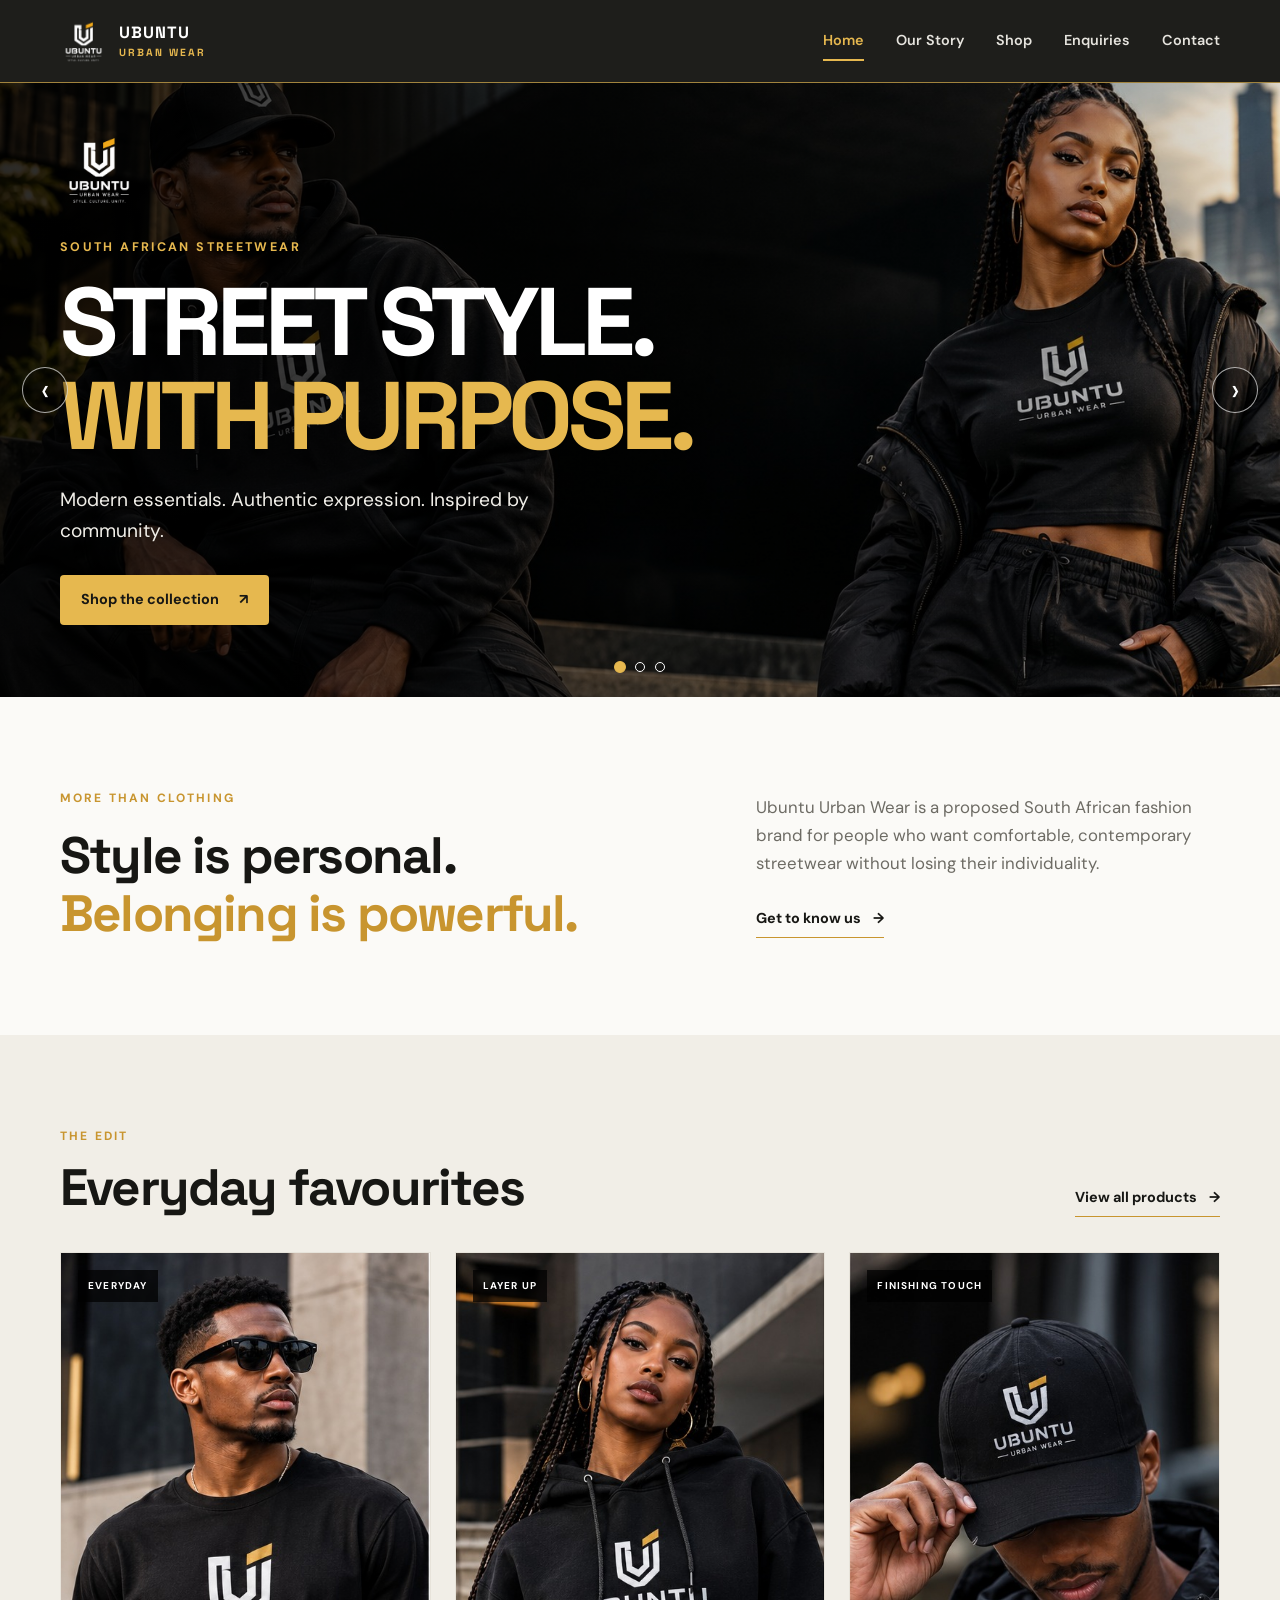
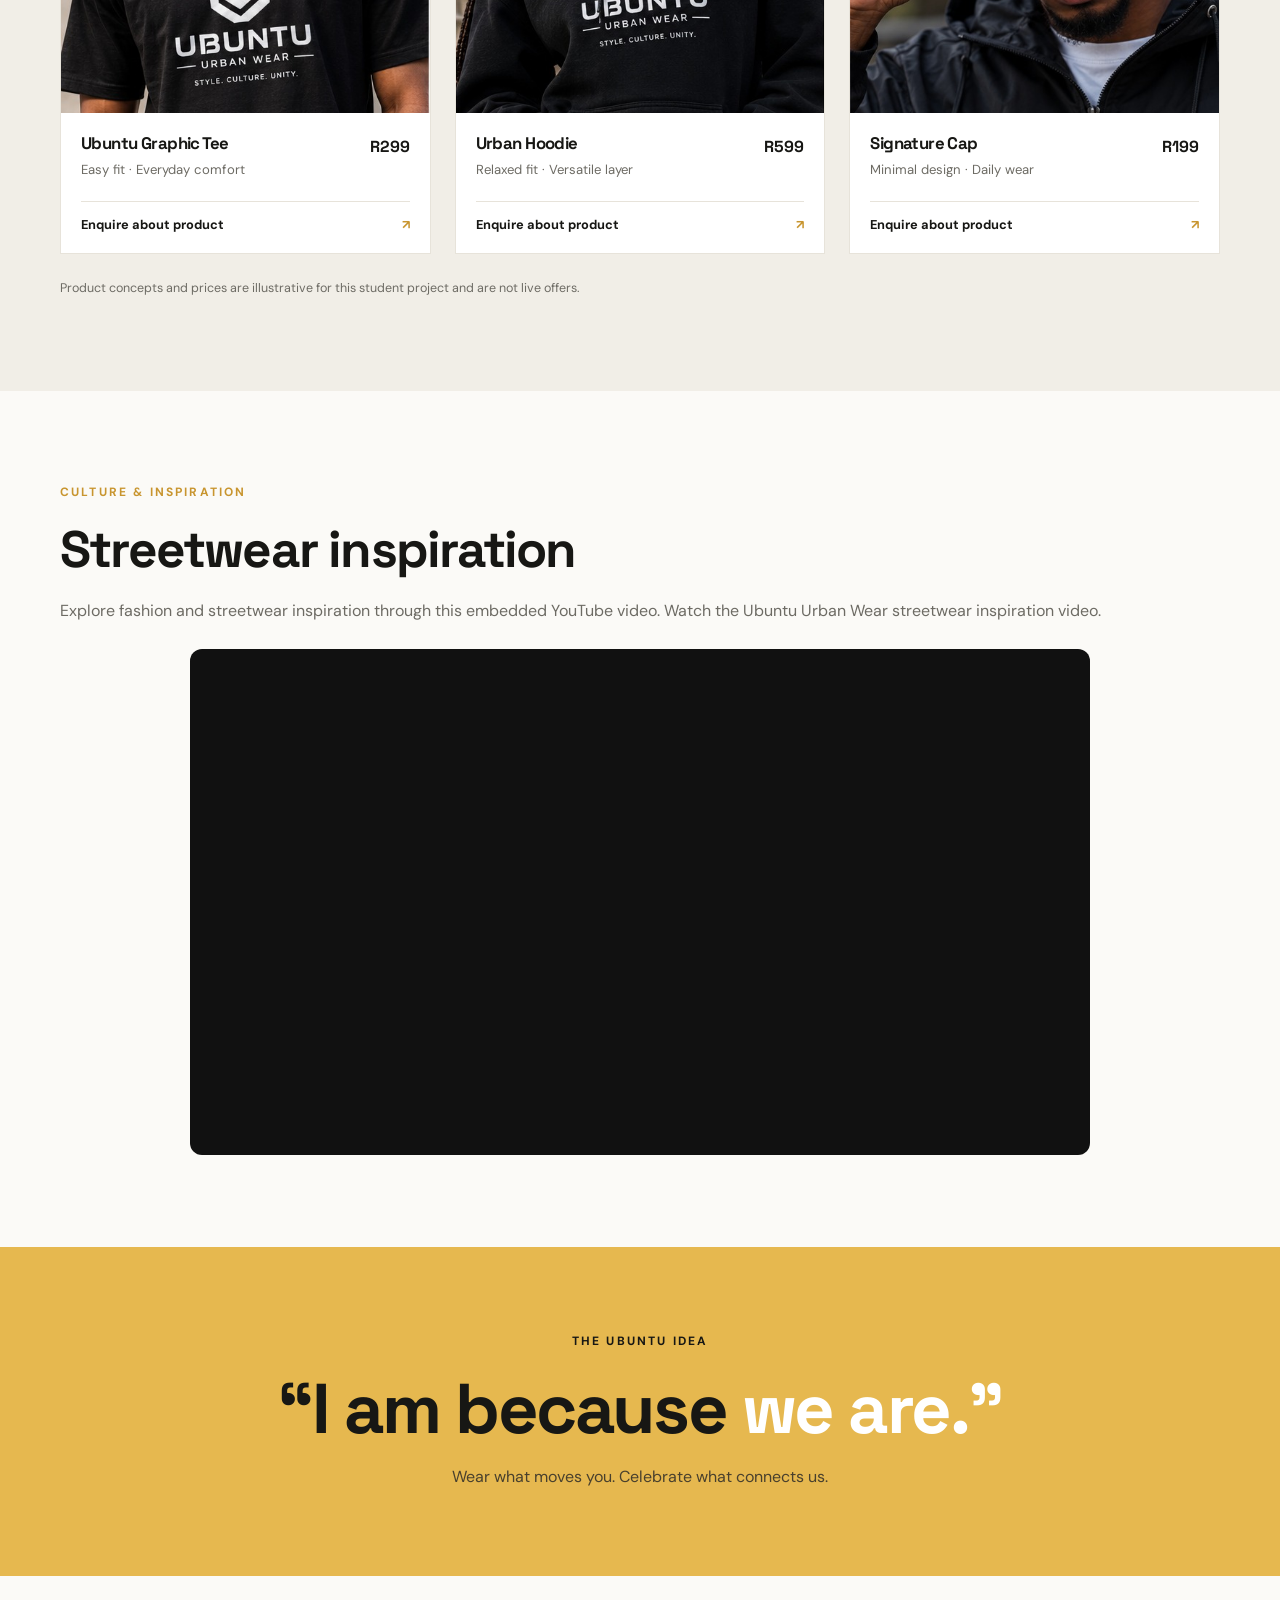
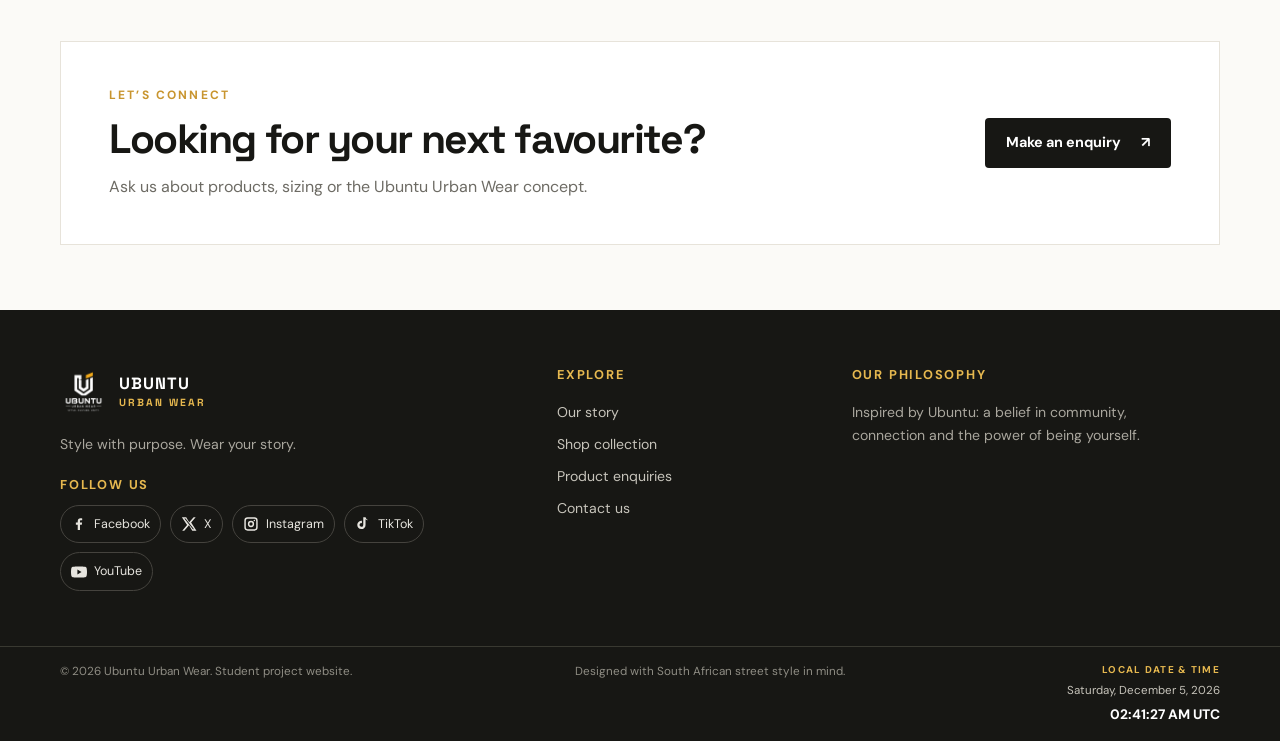
<file: ubuntu_urban_wear_part_3/index.html>
<!DOCTYPE html>
<html lang="en">
<head>
    <link rel="icon" type="image/png" sizes="128x128" href="images/favicon.png">
    <link rel="shortcut icon" href="images/favicon.ico" type="image/x-icon">
  <meta charset="UTF-8">
  <meta name="viewport" content="width=device-width, initial-scale=1.0">
  <meta name="description" content="Discover Ubuntu Urban Wear, a South African streetwear concept featuring graphic tees, urban hoodies and signature caps. Style, culture and unity in everyday wear.">
  <meta name="author" content="Katleho Kulube">
  <meta name="theme-color" content="#111111">
  <meta name="robots" content="index, follow, max-image-preview:large">
  <meta property="og:type" content="website">
  <meta property="og:site_name" content="Ubuntu Urban Wear">
  <meta property="og:title" content="Ubuntu Urban Wear | South African Streetwear & Everyday Style">
  <meta property="og:description" content="Discover Ubuntu Urban Wear, a South African streetwear concept featuring graphic tees, urban hoodies and signature caps. Style, culture and unity in everyday wear.">
  <meta property="og:image" content="images/banner-model-1.jpg">
  <meta name="twitter:card" content="summary_large_image">
  <meta name="twitter:title" content="Ubuntu Urban Wear | South African Streetwear & Everyday Style">
  <meta name="twitter:description" content="Discover Ubuntu Urban Wear, a South African streetwear concept featuring graphic tees, urban hoodies and signature caps. Style, culture and unity in everyday wear.">
  <meta name="twitter:image" content="images/banner-model-1.jpg">
  <title>Ubuntu Urban Wear | South African Streetwear & Everyday Style</title>
  <link rel="preconnect" href="https://fonts.googleapis.com">
  <link rel="preconnect" href="https://fonts.gstatic.com" crossorigin>
  <link href="https://fonts.googleapis.com/css2?family=DM+Sans:wght@400;500;600;700&family=Space+Grotesk:wght@400;500;600;700&display=swap" rel="stylesheet">
  <script type="application/ld+json">
  {
    "@context": "https://schema.org",
    "@type": "Organization",
    "name": "Ubuntu Urban Wear",
    "description": "A South African streetwear concept inspired by style, culture, unity and everyday self-expression.",
    "logo": "images/logo.png"
  }
  </script>
  <link rel="stylesheet" href="css/style.css">
</head>
<body>
<a class="skip-link" href="#main">Skip to content</a>
<header class="site-header">
  <div class="container nav-wrap">
    <a href="index.html" class="brand" aria-label="Ubuntu Urban Wear home">
      <img src="images/logo.png" alt="Ubuntu Urban Wear logo">
      <span>UBUNTU <em>URBAN WEAR</em></span>
    </a>
    <button class="menu-toggle" type="button" aria-expanded="false" aria-controls="main-nav" aria-label="Open navigation menu"><span></span><span></span><span></span></button>
    <nav class="main-nav" id="main-nav" aria-label="Main navigation">
      <a href="index.html" aria-current="page">Home</a>
      <a href="about.html" >Our Story</a>
      <a href="products.html" >Shop</a>
      <a href="enquiry.html" >Enquiries</a>
      <a href="contact.html" >Contact</a>
    </nav>
  </div>
</header>
<main id="main">
  <section class="fashion-carousel" aria-label="Ubuntu Urban Wear fashion banner">
    <div class="fashion-slide active" aria-hidden="false">
      <img class="fashion-slide-image" src="images/banner-model-1.jpg" alt="Ubuntu Urban Wear fashion banner, model 1" fetchpriority="high" decoding="async">
      <div class="fashion-shade"></div><div class="fashion-content container">
        <img class="fashion-logo" src="images/logo.png" alt="Ubuntu Urban Wear logo">
        <p class="eyebrow">South African streetwear</p><h1>Street style.<br><span>With purpose.</span></h1>
        <p>Modern essentials. Authentic expression. Inspired by community.</p><a class="btn btn-primary" href="products.html">Shop the collection <span aria-hidden="true">↗</span></a>
      </div>
    </div>
    <div class="fashion-slide" aria-hidden="true">
      <img class="fashion-slide-image" src="images/banner-model-2.jpg" alt="Ubuntu Urban Wear fashion banner, model 2" fetchpriority="auto" decoding="async">
      <div class="fashion-shade"></div><div class="fashion-content container">
        <img class="fashion-logo" src="images/logo.png" alt="Ubuntu Urban Wear logo">
        <p class="eyebrow">Own your everyday</p><h2>Make your<br><span>own statement.</span></h2>
        <p>Comfortable streetwear for every side of your story.</p><a class="btn btn-primary" href="products.html">Explore styles <span aria-hidden="true">↗</span></a>
      </div>
    </div>
    <div class="fashion-slide" aria-hidden="true">
      <img class="fashion-slide-image" src="images/banner-model-3.jpg" alt="Ubuntu Urban Wear fashion banner, model 3" fetchpriority="auto" decoding="async">
      <div class="fashion-shade"></div><div class="fashion-content container">
        <img class="fashion-logo" src="images/logo.png" alt="Ubuntu Urban Wear logo">
        <p class="eyebrow">Culture · Community · Confidence</p><h2>Wear your<br><span>story.</span></h2>
        <p>Find your fit. Celebrate what connects us.</p><a class="btn btn-primary" href="about.html">Discover our story <span aria-hidden="true">↗</span></a>
      </div>
    </div>
    <button class="carousel-arrow carousel-prev" type="button" aria-label="Previous banner">‹</button><button class="carousel-arrow carousel-next" type="button" aria-label="Next banner">›</button>
    <div class="carousel-dots" aria-label="Choose banner"><button class="active" type="button" aria-label="Show banner 1"></button><button type="button" aria-label="Show banner 2"></button><button type="button" aria-label="Show banner 3"></button></div>
  </section>
  <section class="section section-intro">
    <div class="container intro-grid">
      <div><p class="eyebrow">More than clothing</p><h2>Style is personal.<br><span>Belonging is powerful.</span></h2></div>
      <div><p>Ubuntu Urban Wear is a proposed South African fashion brand for people who want comfortable, contemporary streetwear without losing their individuality.</p><a class="text-link" href="about.html">Get to know us <span aria-hidden="true">→</span></a></div>
    </div>
  </section>
  <section class="section collection-section">
    <div class="container">
      <div class="section-heading"><div><p class="eyebrow">The edit</p><h2>Everyday favourites</h2></div><a class="text-link" href="products.html">View all products <span aria-hidden="true">→</span></a></div>
      <div class="product-grid">
        <article class="product-card"><div class="product-visual product-photo-wrap"><button class="lightbox-trigger" type="button" aria-label="View larger product image"><img class="product-photo" src="images/ubuntu-graphic-tee.jpg" alt="Model wearing the Ubuntu Urban Wear graphic tee" loading="lazy"></button><span class="product-tag">EVERYDAY</span></div><div class="product-info"><div><h3>Ubuntu Graphic Tee</h3><p>Easy fit · Everyday comfort</p></div><strong>R299</strong></div><a class="product-link" href="enquiry.html?product=Ubuntu%20Graphic%20Tee">Enquire about product <span>↗</span></a></article>
        <article class="product-card"><div class="product-visual product-photo-wrap"><button class="lightbox-trigger" type="button" aria-label="View larger product image"><img class="product-photo" src="images/urban-hoodie.jpg" alt="Model wearing the Ubuntu Urban Wear hoodie" loading="lazy"></button><span class="product-tag">LAYER UP</span></div><div class="product-info"><div><h3>Urban Hoodie</h3><p>Relaxed fit · Versatile layer</p></div><strong>R599</strong></div><a class="product-link" href="enquiry.html?product=Urban%20Hoodie">Enquire about product <span>↗</span></a></article>
        <article class="product-card"><div class="product-visual product-photo-wrap"><button class="lightbox-trigger" type="button" aria-label="View larger product image"><img class="product-photo" src="images/signature-cap.jpg" alt="Model wearing the Ubuntu Urban Wear signature cap" loading="lazy"></button><span class="product-tag">FINISHING TOUCH</span></div><div class="product-info"><div><h3>Signature Cap</h3><p>Minimal design · Daily wear</p></div><strong>R199</strong></div><a class="product-link" href="enquiry.html?product=Signature%20Cap">Enquire about product <span>↗</span></a></article>
      </div>
      <p class="small-note">Product concepts and prices are illustrative for this student project and are not live offers.</p>
    </div>
  </section>
  <section class="section inspiration-section"><div class="container"><p class="eyebrow">Culture & inspiration</p><h2>Streetwear inspiration</h2><p>Explore fashion and streetwear inspiration through this embedded YouTube video. Watch the Ubuntu Urban Wear streetwear inspiration video.</p><div style="aspect-ratio:16/9;max-width:900px;margin:24px auto 0;overflow:hidden;border-radius:12px;background:#111"><iframe title="Streetwear inspiration video on YouTube" src="https://www.youtube-nocookie.com/embed/OX5V_TK2on8" loading="lazy" style="width:100%;height:100%;border:0" allow="accelerometer; autoplay; clipboard-write; encrypted-media; gyroscope; picture-in-picture; web-share" referrerpolicy="strict-origin-when-cross-origin" allowfullscreen></iframe></div></div></section>
  <section class="statement-band"><div class="container statement-inner"><p class="eyebrow">The Ubuntu idea</p><h2>“I am because <span>we are.”</span></h2><p>Wear what moves you. Celebrate what connects us.</p></div></section>
  <section class="section cta-section"><div class="container cta-card"><div><p class="eyebrow">Let’s connect</p><h2>Looking for your next favourite?</h2><p>Ask us about products, sizing or the Ubuntu Urban Wear concept.</p></div><a class="btn btn-dark" href="enquiry.html">Make an enquiry <span>↗</span></a></div></section>
</main><footer class="site-footer">
  <div class="container footer-grid">
    <div class="footer-brand">
      <a href="index.html" class="brand">
        <img src="images/logo.png" alt="">
        <span>UBUNTU <em>URBAN WEAR</em></span>
      </a>
      <p>Style with purpose. Wear your story.</p>
      <div class="social-links" aria-label="Follow Ubuntu Urban Wear on social media">
        <h2>Follow us</h2>
        <div class="social-icons">
          <a href="https://www.facebook.com/" target="_blank" rel="noopener noreferrer" aria-label="Facebook" title="Facebook"><svg viewBox="0 0 24 24" aria-hidden="true"><path d="M13.5 21v-8h2.7l.4-3.1h-3.1v-2c0-.9.3-1.5 1.6-1.5h1.7V3.6c-.3 0-1.3-.1-2.5-.1-2.5 0-4.2 1.5-4.2 4.3v2.1H7.3V13h2.8v8z"/></svg><span>Facebook</span></a>
          <a href="https://x.com/" target="_blank" rel="noopener noreferrer" aria-label="X" title="X"><svg viewBox="0 0 24 24" aria-hidden="true"><path d="M18.9 2H22l-6.8 7.8L23.2 22h-6.3L12 13.9 4.9 22H1.8l7.3-8.4L1.3 2h6.5l4.5 7.5zm-1.1 18h1.7L6.8 3.9H5z"/></svg><span>X</span></a>
          <a href="https://www.instagram.com/" target="_blank" rel="noopener noreferrer" aria-label="Instagram" title="Instagram"><svg viewBox="0 0 24 24" aria-hidden="true"><path d="M7 2h10a5 5 0 0 1 5 5v10a5 5 0 0 1-5 5H7a5 5 0 0 1-5-5V7a5 5 0 0 1 5-5zm0 2.2A2.8 2.8 0 0 0 4.2 7v10A2.8 2.8 0 0 0 7 19.8h10a2.8 2.8 0 0 0 2.8-2.8V7A2.8 2.8 0 0 0 17 4.2zm5 3.1a4.7 4.7 0 1 1 0 9.4 4.7 4.7 0 0 1 0-9.4zm0 2.2a2.5 2.5 0 1 0 0 5 2.5 2.5 0 0 0 0-5zm5-4a1.1 1.1 0 1 1 0 2.2 1.1 1.1 0 0 1 0-2.2z"/></svg><span>Instagram</span></a>
          <a href="https://www.tiktok.com/" target="_blank" rel="noopener noreferrer" aria-label="TikTok" title="TikTok"><svg viewBox="0 0 24 24" aria-hidden="true"><path d="M19.6 6.2a6.1 6.1 0 0 1-3.8-1.3v8.5a6.2 6.2 0 1 1-5.4-6.1v3.4a2.8 2.8 0 1 0 2 2.7V2h3.4a6 6 0 0 0 3.8 4.2z"/></svg><span>TikTok</span></a>
          <a href="https://www.youtube.com/" target="_blank" rel="noopener noreferrer" aria-label="YouTube" title="YouTube"><svg viewBox="0 0 24 24" aria-hidden="true"><path d="M23.5 6.2a3 3 0 0 0-2.1-2.1C19.5 3.6 12 3.6 12 3.6s-7.5 0-9.4.5A3 3 0 0 0 .5 6.2 31 31 0 0 0 0 12a31 31 0 0 0 .5 5.8 3 3 0 0 0 2.1 2.1c1.9.5 9.4.5 9.4.5s7.5 0 9.4-.5a3 3 0 0 0 2.1-2.1A31 31 0 0 0 24 12a31 31 0 0 0-.5-5.8zM9.6 15.6V8.4l6.2 3.6z"/></svg><span>YouTube</span></a>
        </div>
      </div>
    </div>
    <div class="footer-links">
      <h2>Explore</h2>
      <a href="about.html">Our story</a><a href="products.html">Shop collection</a><a href="enquiry.html">Product enquiries</a><a href="contact.html">Contact us</a>
    </div>
    <div class="footer-links">
      <h2>Our philosophy</h2>
      <p>Inspired by Ubuntu: a belief in community, connection and the power of being yourself.</p>
    </div>
  </div>
  <div class="copyright"><div class="container"><p>&copy; 2026 Ubuntu Urban Wear. Student project website.</p><p>Designed with South African street style in mind.</p>
      <div class="local-datetime" aria-label="Your local date and time">
        <span class="local-datetime-label">LOCAL DATE &amp; TIME</span>
        <time class="local-date" data-local-date>Loading date…</time>
        <time class="local-time" data-local-time>Loading time…</time>
      </div></div></div>
</footer>
<script src="javascript/script.js" defer></script>
</body>
</html>
</file>
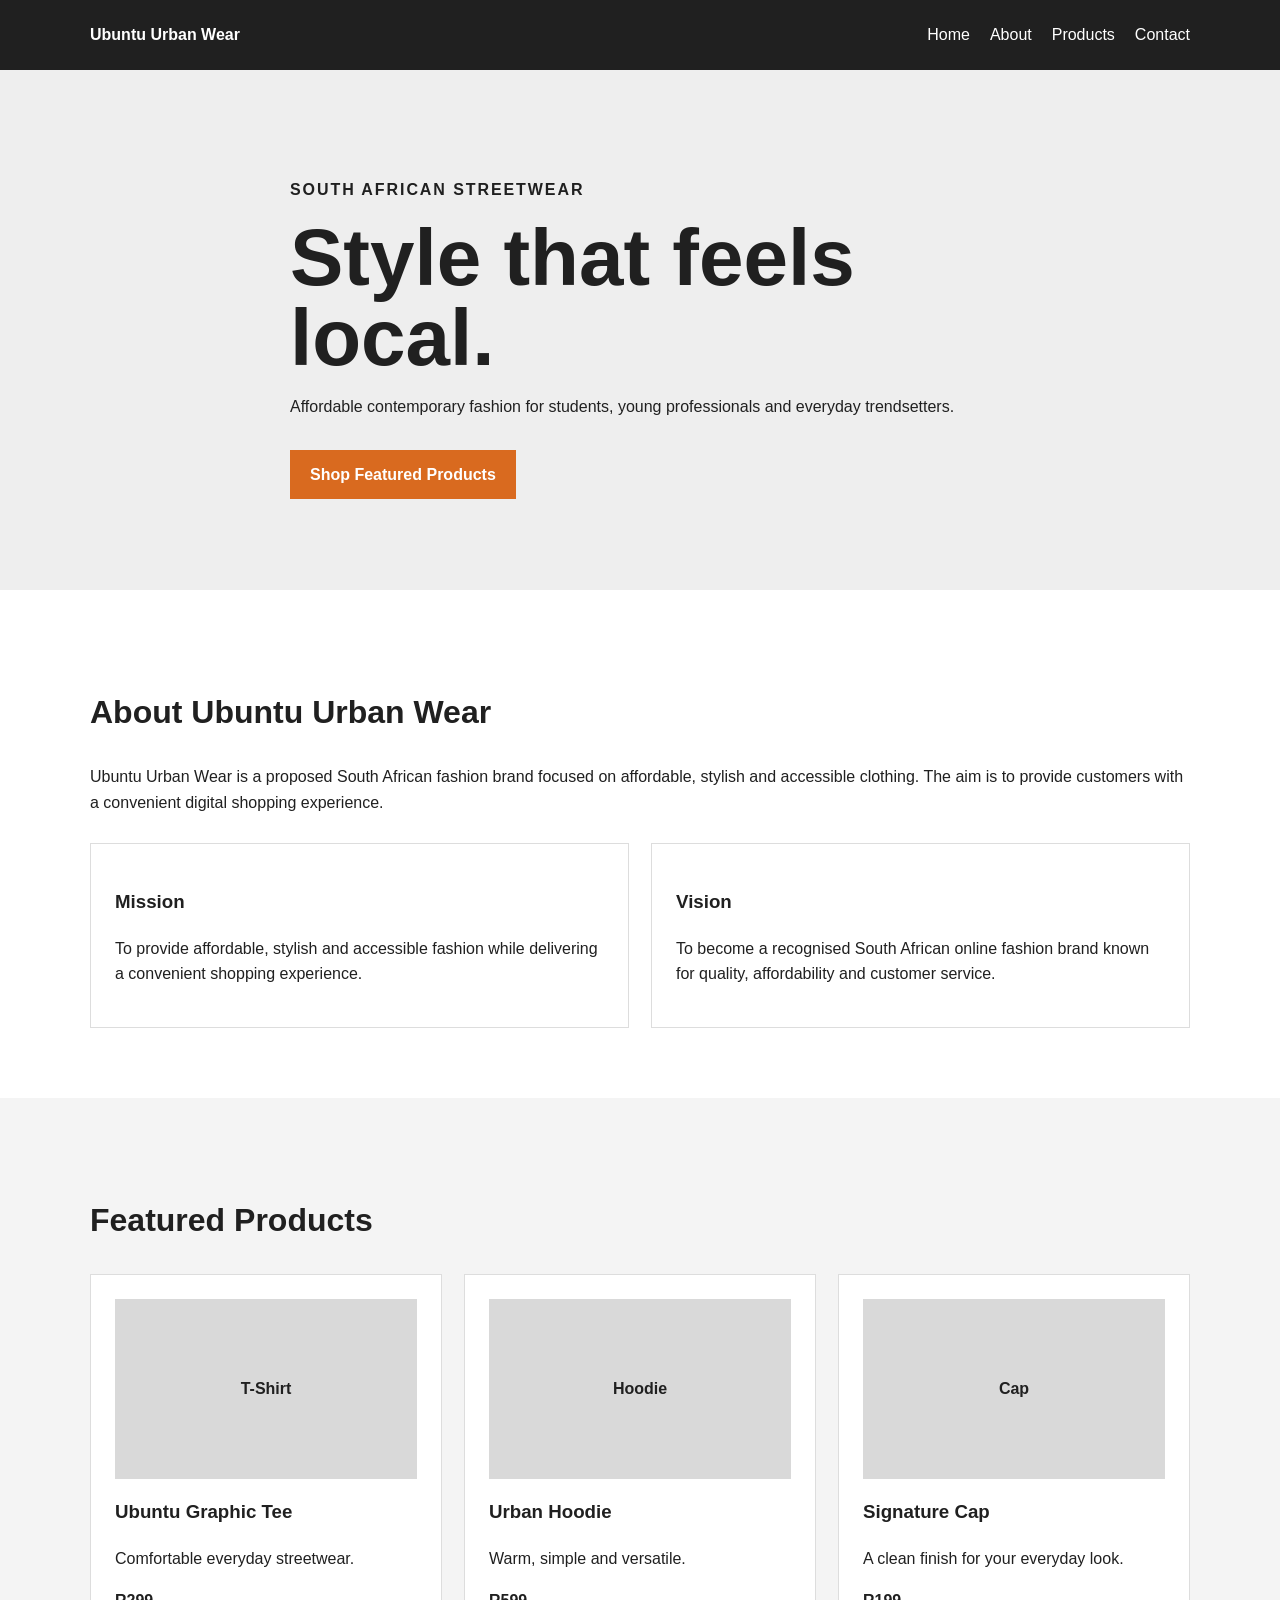
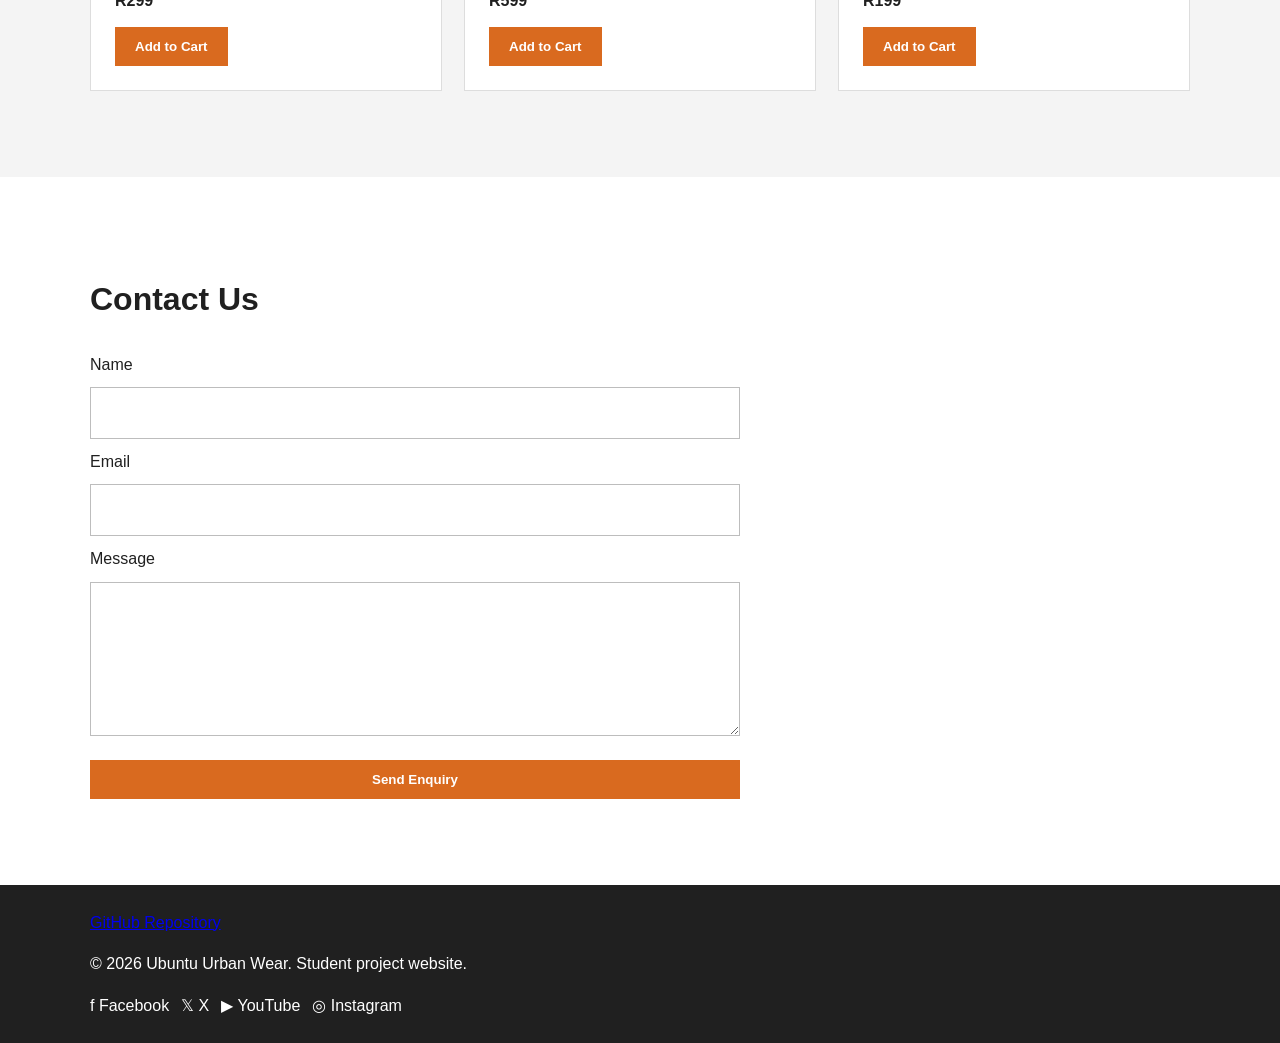
<file: basic_project_websites_Part1/ubuntu-urban-wear/index.html>
<!DOCTYPE html>
<html lang="en">
<head>
<meta charset="UTF-8">
<meta name="viewport" content="width=device-width, initial-scale=1.0">
<title>Ubuntu Urban Wear</title>
<link rel="stylesheet" href="style.css">
</head>
<body>
<header class="site-header"><div class="container nav-wrap"><a href="#home" class="logo">Ubuntu Urban Wear</a><button class="menu-toggle" aria-label="Open navigation menu">☰</button><nav class="main-nav"><a href="#home">Home</a><a href="#about">About</a><a href="#products">Products</a><a href="#contact">Contact</a></nav></div></header>
<main>
<section class="hero" id="home"><div class="container hero-content"><p class="eyebrow">South African Streetwear</p><h1>Style that feels local.</h1><p>Affordable contemporary fashion for students, young professionals and everyday trendsetters.</p><a class="btn" href="#products">Shop Featured Products</a></div></section>
<section class="section" id="about"><div class="container"><h2>About Ubuntu Urban Wear</h2><p>Ubuntu Urban Wear is a proposed South African fashion brand focused on affordable, stylish and accessible clothing. The aim is to provide customers with a convenient digital shopping experience.</p><div class="grid two"><article class="card"><h3>Mission</h3><p>To provide affordable, stylish and accessible fashion while delivering a convenient shopping experience.</p></article><article class="card"><h3>Vision</h3><p>To become a recognised South African online fashion brand known for quality, affordability and customer service.</p></article></div></div></section>
<section class="section alt" id="products"><div class="container"><h2>Featured Products</h2><div class="grid three"><article class="product-card"><div class="placeholder">T-Shirt</div><h3>Ubuntu Graphic Tee</h3><p>Comfortable everyday streetwear.</p><strong>R299</strong><button class="btn small" onclick="addToCart('Ubuntu Graphic Tee')">Add to Cart</button></article><article class="product-card"><div class="placeholder">Hoodie</div><h3>Urban Hoodie</h3><p>Warm, simple and versatile.</p><strong>R599</strong><button class="btn small" onclick="addToCart('Urban Hoodie')">Add to Cart</button></article><article class="product-card"><div class="placeholder">Cap</div><h3>Signature Cap</h3><p>A clean finish for your everyday look.</p><strong>R199</strong><button class="btn small" onclick="addToCart('Signature Cap')">Add to Cart</button></article></div><p id="cart-message" class="status"></p></div></section>
<section class="section" id="contact"><div class="container"><h2>Contact Us</h2><form class="contact-form" onsubmit="submitContact(event)"><label for="retail-name">Name</label><input id="retail-name" type="text" required><label for="retail-email">Email</label><input id="retail-email" type="email" required><label for="retail-message">Message</label><textarea id="retail-message" rows="5" required></textarea><button class="btn" type="submit">Send Enquiry</button></form><p id="contact-message" class="status"></p></div></section>
</main>
<footer><div class="container"><a href="https://github.com/KatlehoKulube/ubuntu-urban-wear.git"
   target="_blank"
   rel="noopener noreferrer"
   aria-label="Ubuntu Urban Wear GitHub Repository">
    GitHub Repository
</a><p>&copy; 2026 Ubuntu Urban Wear. Student project website.</p><div class="social-links"><a href="https://www.facebook.com/" target="_blank">f Facebook</a><a href="https://x.com/" target="_blank">𝕏 X</a><a href="https://www.youtube.com/" target="_blank">▶ YouTube</a><a href="https://www.instagram.com/" target="_blank">◎ Instagram</a></div></div></footer>
<script src="script.js"></script>
</body></html>
</file>
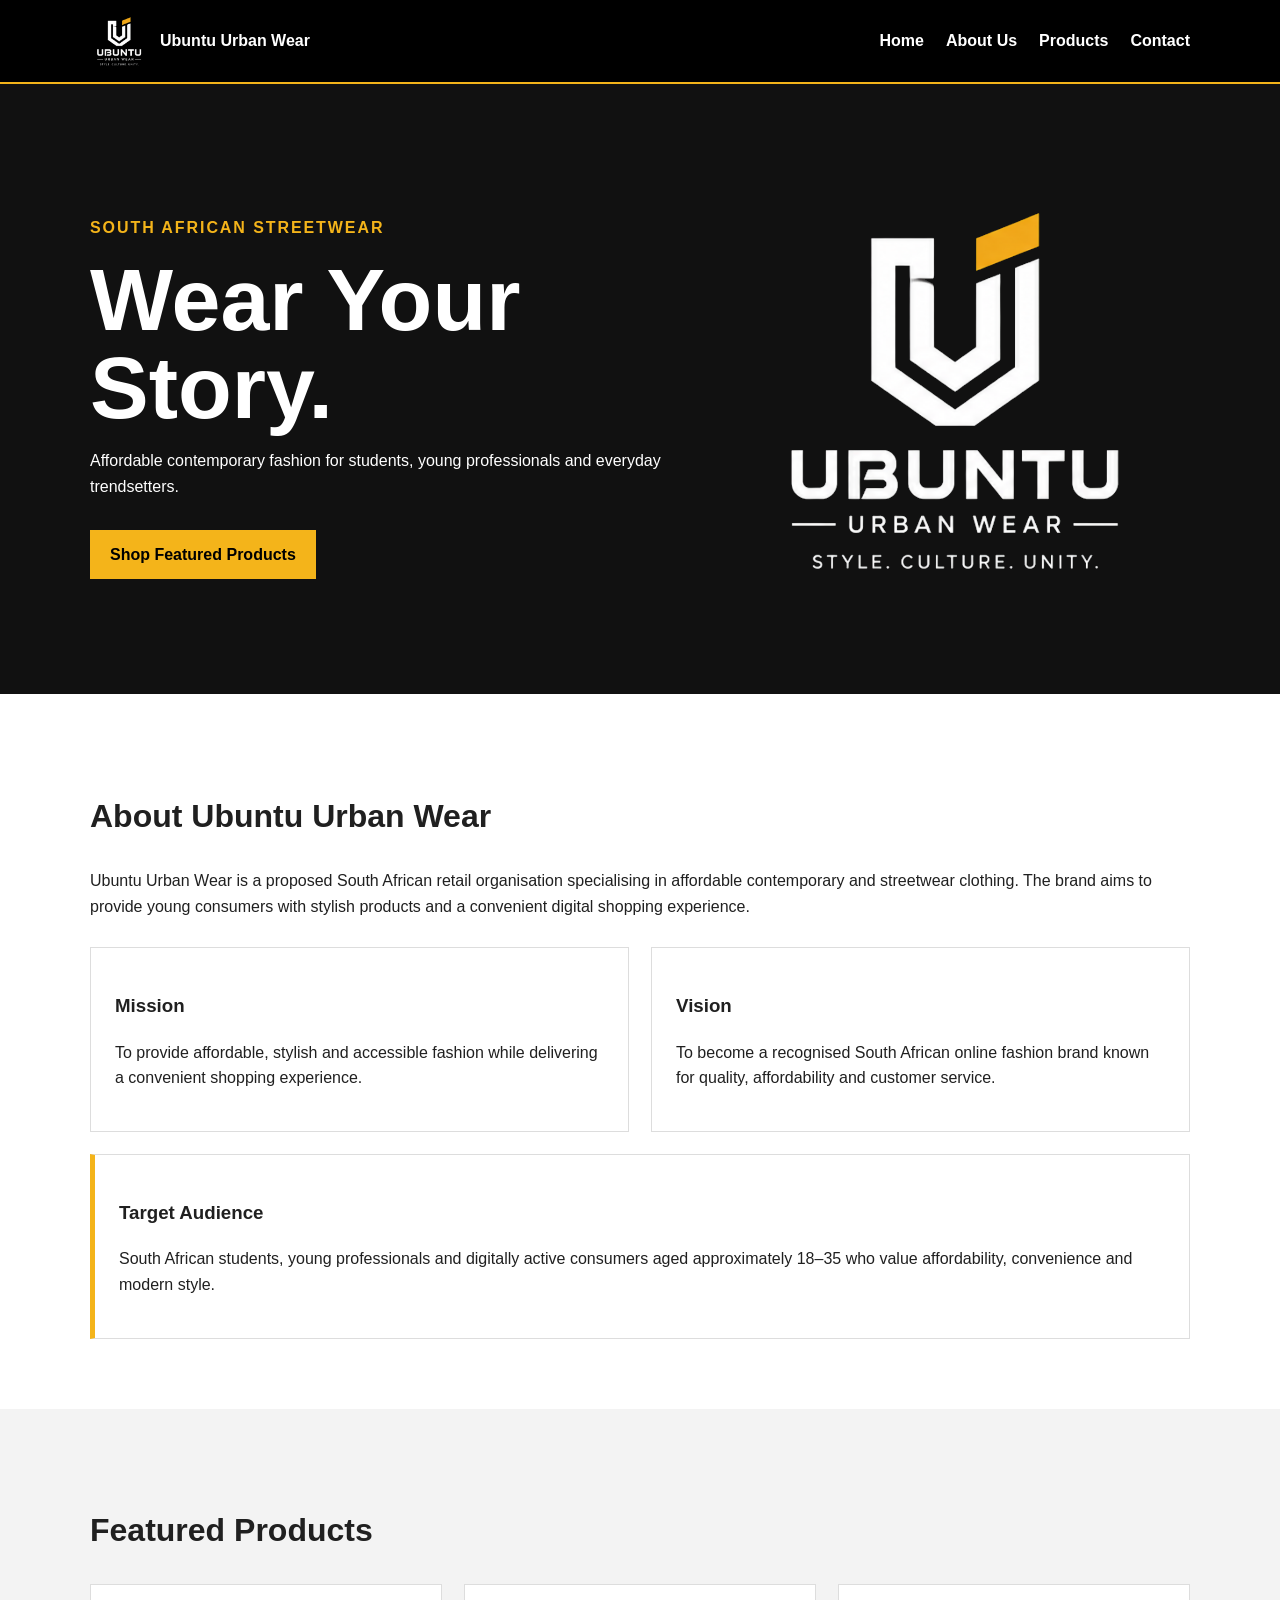
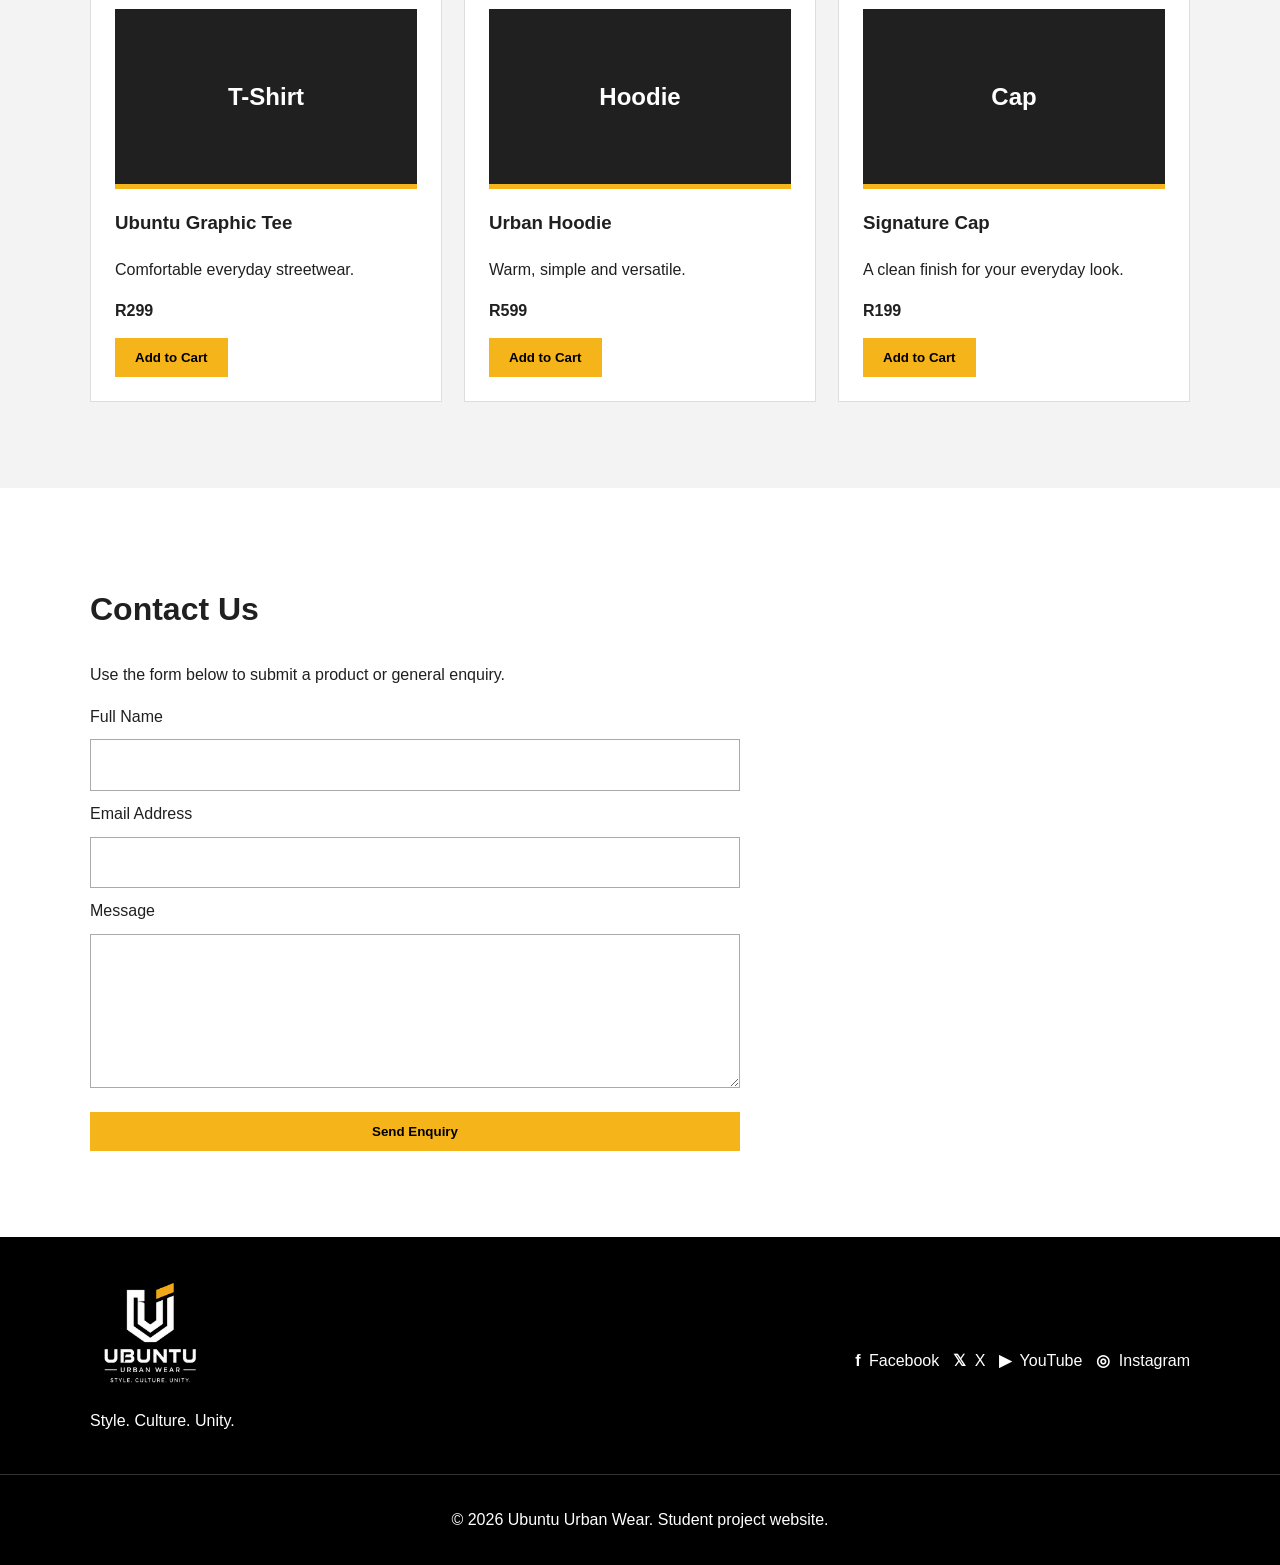
<file: basic_project_websites_Part1/ubuntu-urban-wear/ubuntu_urban_wear/index.html>
<!DOCTYPE html>
<html lang="en">
<head>
  <meta charset="UTF-8">
  <meta name="viewport" content="width=device-width, initial-scale=1.0">
  <title>Ubuntu Urban Wear</title>
  <link rel="stylesheet" href="style.css">
</head>
<body>
<header class="site-header">
  <div class="container nav-wrap">
    <a href="#home" class="brand">
      <img src="images/logo.png" alt="Ubuntu Urban Wear logo">
      <span>Ubuntu Urban Wear</span>
    </a>
    <button class="menu-toggle" aria-label="Open navigation menu">☰</button>
    <nav class="main-nav">
      <a href="#home">Home</a>
      <a href="#about">About Us</a>
      <a href="#products">Products</a>
      <a href="#contact">Contact</a>
    </nav>
  </div>
</header>

<main>
  <section class="hero" id="home">
    <div class="container hero-grid">
      <div class="hero-copy">
        <p class="eyebrow">South African Streetwear</p>
        <h1>Wear Your Story.</h1>
        <p>Affordable contemporary fashion for students, young professionals and everyday trendsetters.</p>
        <a class="btn" href="#products">Shop Featured Products</a>
      </div>
      <div class="hero-logo">
        <img src="images/logo.png" alt="Ubuntu Urban Wear black, white and gold logo">
      </div>
    </div>
  </section>

  <section class="section" id="about">
    <div class="container">
      <h2>About Ubuntu Urban Wear</h2>
      <p>Ubuntu Urban Wear is a proposed South African retail organisation specialising in affordable contemporary and streetwear clothing. The brand aims to provide young consumers with stylish products and a convenient digital shopping experience.</p>

      <div class="grid two">
        <article class="card">
          <h3>Mission</h3>
          <p>To provide affordable, stylish and accessible fashion while delivering a convenient shopping experience.</p>
        </article>
        <article class="card">
          <h3>Vision</h3>
          <p>To become a recognised South African online fashion brand known for quality, affordability and customer service.</p>
        </article>
      </div>

      <div class="target-box">
        <h3>Target Audience</h3>
        <p>South African students, young professionals and digitally active consumers aged approximately 18–35 who value affordability, convenience and modern style.</p>
      </div>
    </div>
  </section>

  <section class="section alt" id="products">
    <div class="container">
      <h2>Featured Products</h2>
      <div class="grid three">
        <article class="product-card">
          <div class="product-placeholder">T-Shirt</div>
          <h3>Ubuntu Graphic Tee</h3>
          <p>Comfortable everyday streetwear.</p>
          <strong>R299</strong>
          <button class="btn small" onclick="addToCart('Ubuntu Graphic Tee')">Add to Cart</button>
        </article>

        <article class="product-card">
          <div class="product-placeholder">Hoodie</div>
          <h3>Urban Hoodie</h3>
          <p>Warm, simple and versatile.</p>
          <strong>R599</strong>
          <button class="btn small" onclick="addToCart('Urban Hoodie')">Add to Cart</button>
        </article>

        <article class="product-card">
          <div class="product-placeholder">Cap</div>
          <h3>Signature Cap</h3>
          <p>A clean finish for your everyday look.</p>
          <strong>R199</strong>
          <button class="btn small" onclick="addToCart('Signature Cap')">Add to Cart</button>
        </article>
      </div>
      <p id="cart-message" class="status"></p>
    </div>
  </section>

  <section class="section" id="contact">
    <div class="container">
      <h2>Contact Us</h2>
      <p>Use the form below to submit a product or general enquiry.</p>
      <form class="contact-form" onsubmit="submitContact(event)">
        <label for="name">Full Name</label>
        <input id="name" type="text" required>

        <label for="email">Email Address</label>
        <input id="email" type="email" required>

        <label for="message">Message</label>
        <textarea id="message" rows="5" required></textarea>

        <button class="btn" type="submit">Send Enquiry</button>
      </form>
      <p id="contact-message" class="status"></p>
    </div>
  </section>
</main>

<footer>
  <div class="container footer-wrap">
    <div>
      <img class="footer-logo" src="images/logo.png" alt="Ubuntu Urban Wear logo">
      <p>Style. Culture. Unity.</p>
    </div>

    <div class="social-links">
      <a href="https://www.facebook.com/" target="_blank" rel="noopener noreferrer"><span>f</span> Facebook</a>
      <a href="https://x.com/" target="_blank" rel="noopener noreferrer"><span>𝕏</span> X</a>
      <a href="https://www.youtube.com/" target="_blank" rel="noopener noreferrer"><span>▶</span> YouTube</a>
      <a href="https://www.instagram.com/" target="_blank" rel="noopener noreferrer"><span>◎</span> Instagram</a>
    </div>
  </div>

  <div class="copyright">
    <p>&copy; 2026 Ubuntu Urban Wear. Student project website.</p>
  </div>
</footer>

<script src="script.js"></script>
</body>
</html>
</file>
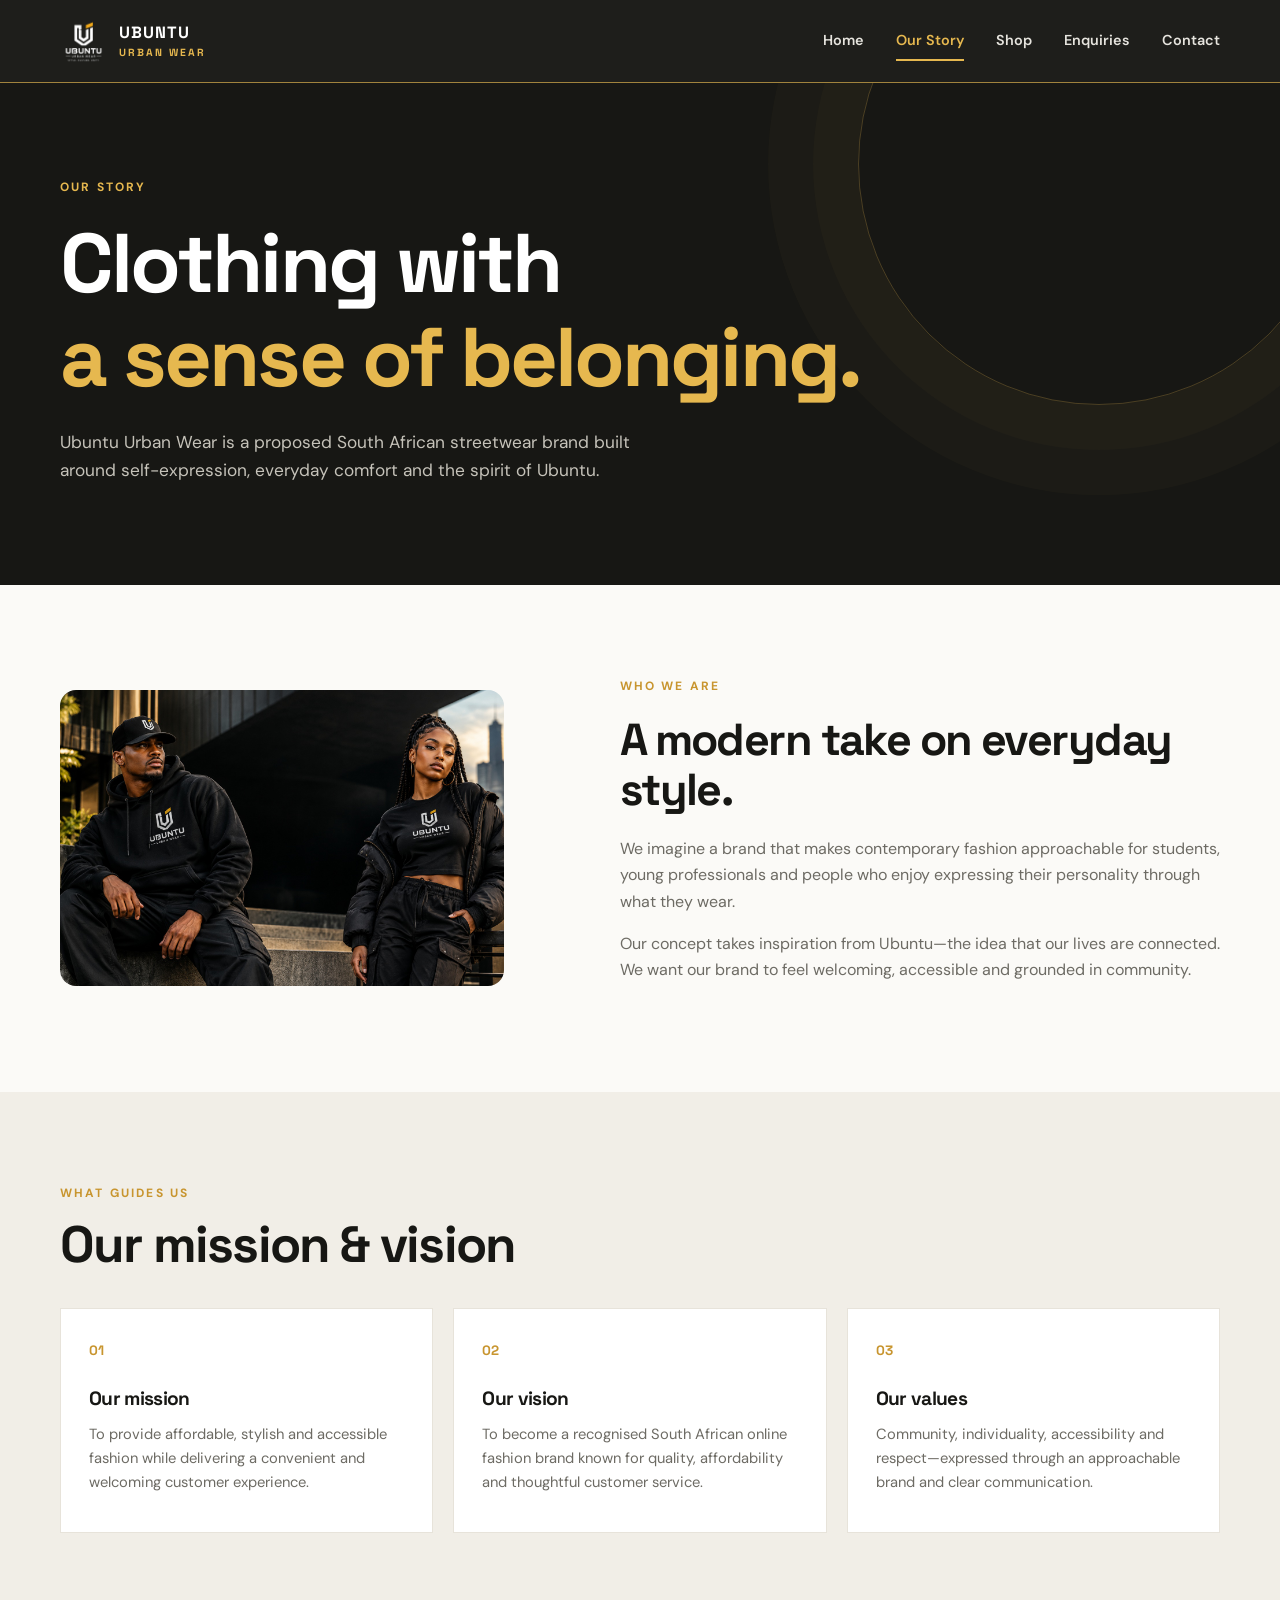
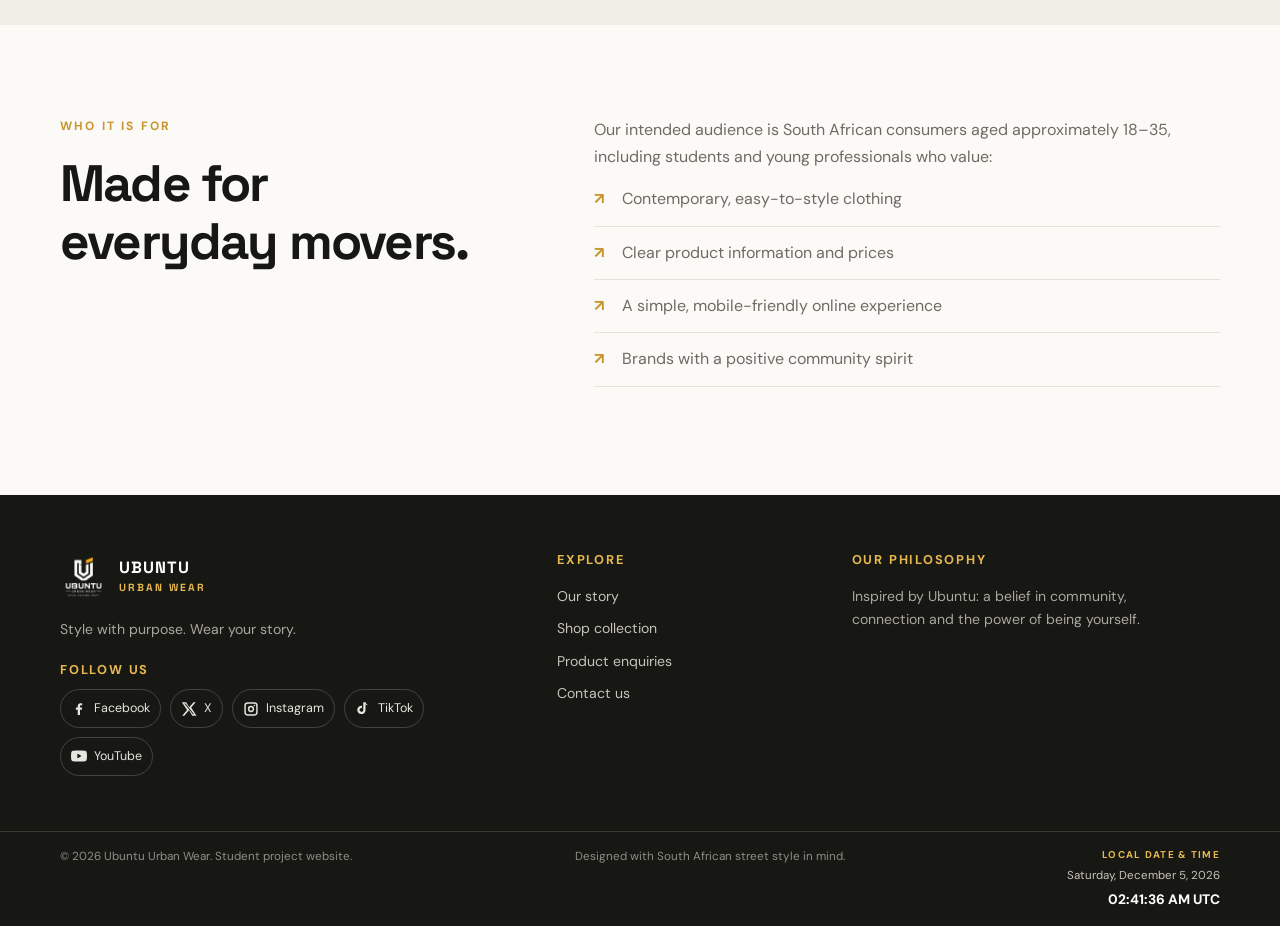
<file: ubuntu_urban_wear_part_3/about.html>
<!DOCTYPE html>
<html lang="en">
<head>
    <link rel="icon" type="image/png" sizes="128x128" href="images/favicon.png">
    <link rel="shortcut icon" href="images/favicon.ico" type="image/x-icon">
  <meta charset="UTF-8">
  <meta name="viewport" content="width=device-width, initial-scale=1.0">
  <meta name="description" content="Discover the Ubuntu Urban Wear story: a South African streetwear concept inspired by self-expression, everyday comfort, culture and the spirit of Ubuntu.">
  <meta name="author" content="Katleho Kulube">
  <meta name="theme-color" content="#111111">
  <meta name="robots" content="index, follow, max-image-preview:large">
  <meta property="og:type" content="article">
  <meta property="og:site_name" content="Ubuntu Urban Wear">
  <meta property="og:title" content="Our Story | Ubuntu Urban Wear South African Streetwear">
  <meta property="og:description" content="Discover the Ubuntu Urban Wear story: a South African streetwear concept inspired by self-expression, everyday comfort, culture and the spirit of Ubuntu.">
  <meta property="og:image" content="images/banner-model-1.jpg">
  <meta name="twitter:card" content="summary_large_image">
  <meta name="twitter:title" content="Our Story | Ubuntu Urban Wear South African Streetwear">
  <meta name="twitter:description" content="Discover the Ubuntu Urban Wear story: a South African streetwear concept inspired by self-expression, everyday comfort, culture and the spirit of Ubuntu.">
  <meta name="twitter:image" content="images/banner-model-1.jpg">
  <title>Our Story | Ubuntu Urban Wear South African Streetwear</title>
  <link rel="preconnect" href="https://fonts.googleapis.com">
  <link rel="preconnect" href="https://fonts.gstatic.com" crossorigin>
  <link href="https://fonts.googleapis.com/css2?family=DM+Sans:wght@400;500;600;700&family=Space+Grotesk:wght@400;500;600;700&display=swap" rel="stylesheet">
  <link rel="stylesheet" href="css/style.css">
  <script type="application/ld+json">
  {
    "@context": "https://schema.org",
    "@type": "WebSite",
    "name": "Ubuntu Urban Wear",
    "description": "A South African streetwear concept inspired by style, culture and unity."
  }
  </script>
</head>
<body>
<a class="skip-link" href="#main">Skip to content</a>
<header class="site-header">
  <div class="container nav-wrap">
    <a href="index.html" class="brand" aria-label="Ubuntu Urban Wear home">
      <img src="images/logo.png" alt="Ubuntu Urban Wear logo">
      <span>UBUNTU <em>URBAN WEAR</em></span>
    </a>
    <button class="menu-toggle" type="button" aria-expanded="false" aria-controls="main-nav" aria-label="Open navigation menu"><span></span><span></span><span></span></button>
    <nav class="main-nav" id="main-nav" aria-label="Main navigation">
      <a href="index.html" >Home</a>
      <a href="about.html" aria-current="page">Our Story</a>
      <a href="products.html" >Shop</a>
      <a href="enquiry.html" >Enquiries</a>
      <a href="contact.html" >Contact</a>
    </nav>
  </div>
</header>
<main id="main">
<section class="page-hero"><div class="container page-hero-inner"><p class="eyebrow">Our story</p><h1>Clothing with<br><span>a sense of belonging.</span></h1><p>Ubuntu Urban Wear is a proposed South African streetwear brand built around self-expression, everyday comfort and the spirit of Ubuntu.</p></div></section>
  <section class="section"><div class="container story-grid"><div class="story-image-wrap"><img class="story-image" src="images/banner-model-1.jpg" alt="Models wearing Ubuntu Urban Wear branded streetwear" loading="lazy"></div><div class="story-copy"><p class="eyebrow">Who we are</p><h2>A modern take on everyday style.</h2><p>We imagine a brand that makes contemporary fashion approachable for students, young professionals and people who enjoy expressing their personality through what they wear.</p><p>Our concept takes inspiration from Ubuntu—the idea that our lives are connected. We want our brand to feel welcoming, accessible and grounded in community.</p></div></div></section>
  <section class="section soft-section"><div class="container"><div class="section-heading"><div><p class="eyebrow">What guides us</p><h2>Our mission & vision</h2></div></div><div class="values-grid"><article class="value-card"><span class="value-number">01</span><h3>Our mission</h3><p>To provide affordable, stylish and accessible fashion while delivering a convenient and welcoming customer experience.</p></article><article class="value-card"><span class="value-number">02</span><h3>Our vision</h3><p>To become a recognised South African online fashion brand known for quality, affordability and thoughtful customer service.</p></article><article class="value-card"><span class="value-number">03</span><h3>Our values</h3><p>Community, individuality, accessibility and respect—expressed through an approachable brand and clear communication.</p></article></div></div></section>
  <section class="section"><div class="container audience-grid"><div><p class="eyebrow">Who it is for</p><h2>Made for everyday movers.</h2></div><div><p>Our intended audience is South African consumers aged approximately 18–35, including students and young professionals who value:</p><ul class="feature-list"><li>Contemporary, easy-to-style clothing</li><li>Clear product information and prices</li><li>A simple, mobile-friendly online experience</li><li>Brands with a positive community spirit</li></ul></div></div></section>
</main><footer class="site-footer">
  <div class="container footer-grid">
    <div class="footer-brand">
      <a href="index.html" class="brand">
        <img src="images/logo.png" alt="">
        <span>UBUNTU <em>URBAN WEAR</em></span>
      </a>
      <p>Style with purpose. Wear your story.</p>
      <div class="social-links" aria-label="Follow Ubuntu Urban Wear on social media">
        <h2>Follow us</h2>
        <div class="social-icons">
          <a href="https://www.facebook.com/" target="_blank" rel="noopener noreferrer" aria-label="Facebook" title="Facebook"><svg viewBox="0 0 24 24" aria-hidden="true"><path d="M13.5 21v-8h2.7l.4-3.1h-3.1v-2c0-.9.3-1.5 1.6-1.5h1.7V3.6c-.3 0-1.3-.1-2.5-.1-2.5 0-4.2 1.5-4.2 4.3v2.1H7.3V13h2.8v8z"/></svg><span>Facebook</span></a>
          <a href="https://x.com/" target="_blank" rel="noopener noreferrer" aria-label="X" title="X"><svg viewBox="0 0 24 24" aria-hidden="true"><path d="M18.9 2H22l-6.8 7.8L23.2 22h-6.3L12 13.9 4.9 22H1.8l7.3-8.4L1.3 2h6.5l4.5 7.5zm-1.1 18h1.7L6.8 3.9H5z"/></svg><span>X</span></a>
          <a href="https://www.instagram.com/" target="_blank" rel="noopener noreferrer" aria-label="Instagram" title="Instagram"><svg viewBox="0 0 24 24" aria-hidden="true"><path d="M7 2h10a5 5 0 0 1 5 5v10a5 5 0 0 1-5 5H7a5 5 0 0 1-5-5V7a5 5 0 0 1 5-5zm0 2.2A2.8 2.8 0 0 0 4.2 7v10A2.8 2.8 0 0 0 7 19.8h10a2.8 2.8 0 0 0 2.8-2.8V7A2.8 2.8 0 0 0 17 4.2zm5 3.1a4.7 4.7 0 1 1 0 9.4 4.7 4.7 0 0 1 0-9.4zm0 2.2a2.5 2.5 0 1 0 0 5 2.5 2.5 0 0 0 0-5zm5-4a1.1 1.1 0 1 1 0 2.2 1.1 1.1 0 0 1 0-2.2z"/></svg><span>Instagram</span></a>
          <a href="https://www.tiktok.com/" target="_blank" rel="noopener noreferrer" aria-label="TikTok" title="TikTok"><svg viewBox="0 0 24 24" aria-hidden="true"><path d="M19.6 6.2a6.1 6.1 0 0 1-3.8-1.3v8.5a6.2 6.2 0 1 1-5.4-6.1v3.4a2.8 2.8 0 1 0 2 2.7V2h3.4a6 6 0 0 0 3.8 4.2z"/></svg><span>TikTok</span></a>
          <a href="https://www.youtube.com/" target="_blank" rel="noopener noreferrer" aria-label="YouTube" title="YouTube"><svg viewBox="0 0 24 24" aria-hidden="true"><path d="M23.5 6.2a3 3 0 0 0-2.1-2.1C19.5 3.6 12 3.6 12 3.6s-7.5 0-9.4.5A3 3 0 0 0 .5 6.2 31 31 0 0 0 0 12a31 31 0 0 0 .5 5.8 3 3 0 0 0 2.1 2.1c1.9.5 9.4.5 9.4.5s7.5 0 9.4-.5a3 3 0 0 0 2.1-2.1A31 31 0 0 0 24 12a31 31 0 0 0-.5-5.8zM9.6 15.6V8.4l6.2 3.6z"/></svg><span>YouTube</span></a>
        </div>
      </div>
    </div>
    <div class="footer-links">
      <h2>Explore</h2>
      <a href="about.html">Our story</a><a href="products.html">Shop collection</a><a href="enquiry.html">Product enquiries</a><a href="contact.html">Contact us</a>
    </div>
    <div class="footer-links">
      <h2>Our philosophy</h2>
      <p>Inspired by Ubuntu: a belief in community, connection and the power of being yourself.</p>
    </div>
  </div>
  <div class="copyright"><div class="container"><p>&copy; 2026 Ubuntu Urban Wear. Student project website.</p><p>Designed with South African street style in mind.</p>
      <div class="local-datetime" aria-label="Your local date and time">
        <span class="local-datetime-label">LOCAL DATE &amp; TIME</span>
        <time class="local-date" data-local-date>Loading date…</time>
        <time class="local-time" data-local-time>Loading time…</time>
      </div></div></div>
</footer>
<script src="javascript/script.js" defer></script>
</body>
</html>
</file>
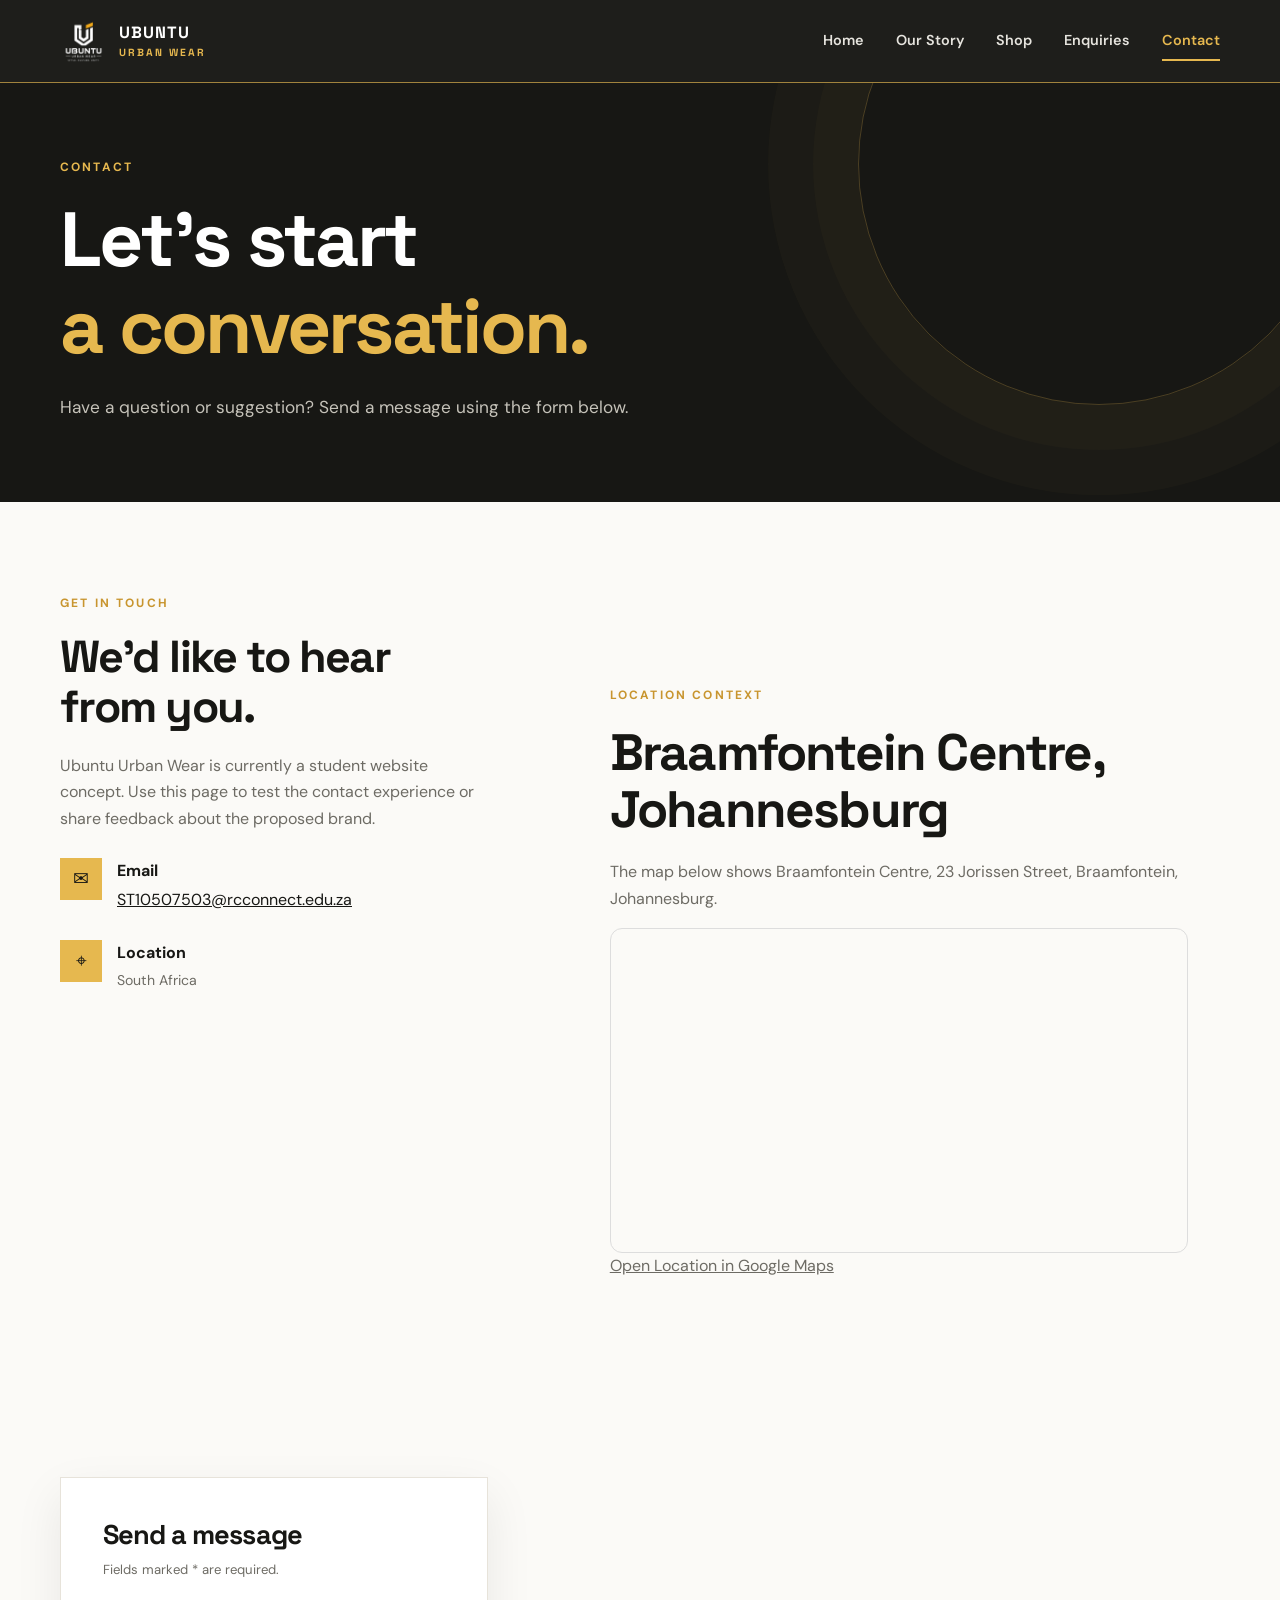
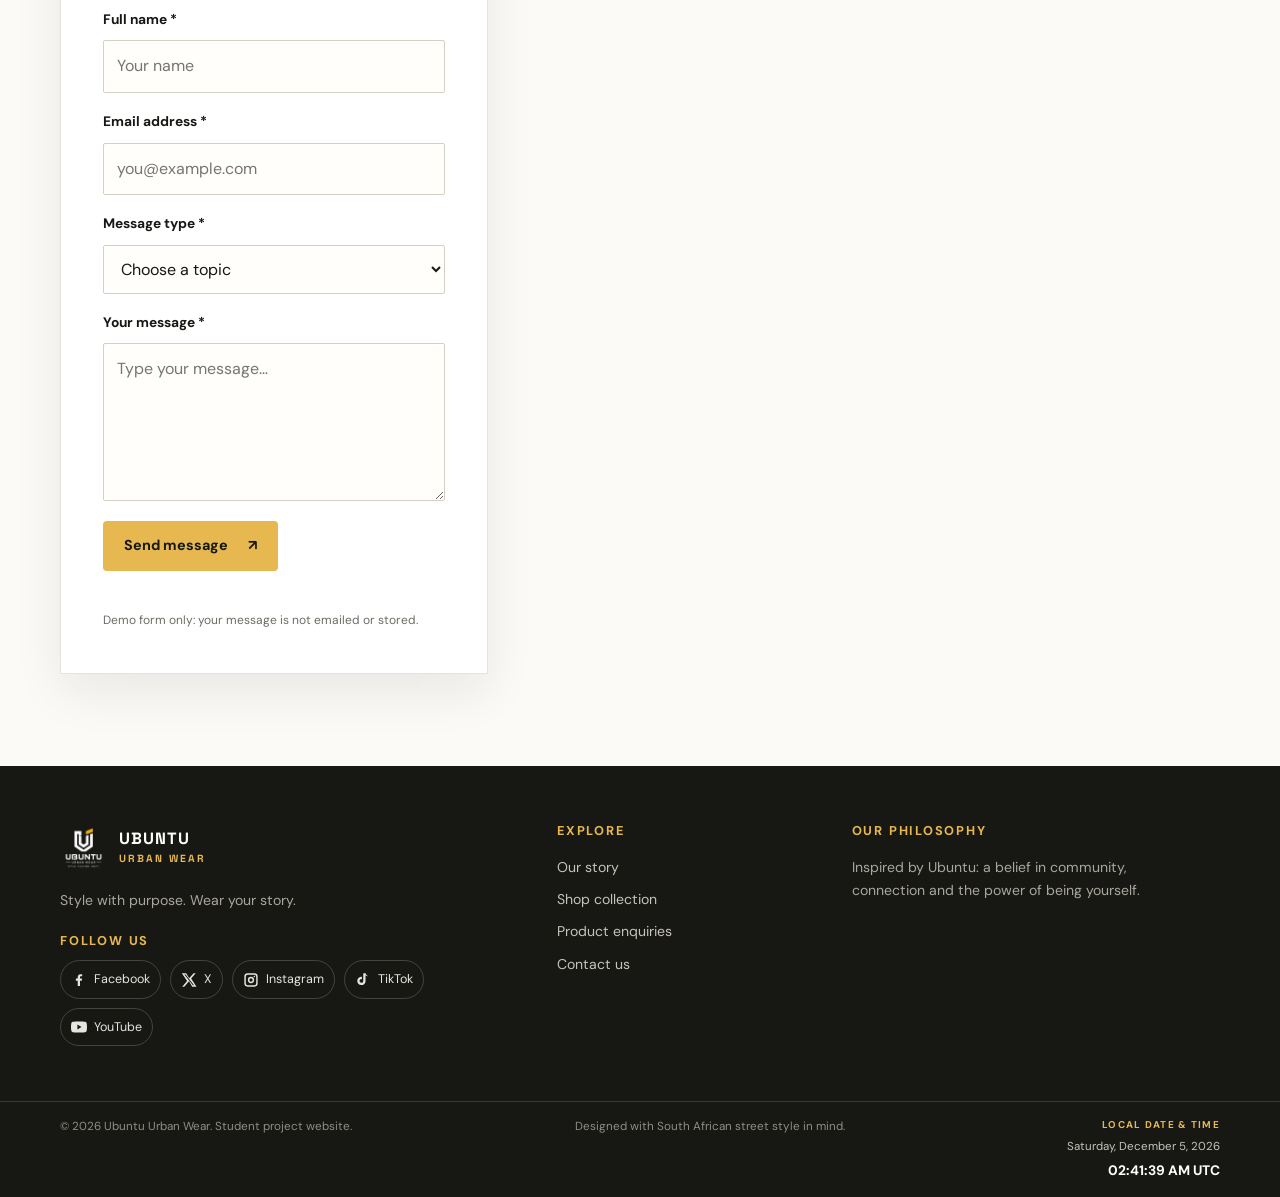
<file: ubuntu_urban_wear_part_3/contact.html>
<!DOCTYPE html>
<html lang="en">
<head>
    <link rel="icon" type="image/png" sizes="128x128" href="images/favicon.png">
    <link rel="shortcut icon" href="images/favicon.ico" type="image/x-icon">
  <meta charset="UTF-8">
  <meta name="viewport" content="width=device-width, initial-scale=1.0">
  <meta name="description" content="Get in touch with Ubuntu Urban Wear with a general question, suggestion or website feedback.">
  <meta name="author" content="Katleho Kulube">
  <meta name="theme-color" content="#111111">
  <meta name="robots" content="index, follow, max-image-preview:large">
  <meta property="og:type" content="website">
  <meta property="og:site_name" content="Ubuntu Urban Wear">
  <meta property="og:title" content="Contact Ubuntu Urban Wear | General Enquiries">
  <meta property="og:description" content="Get in touch with Ubuntu Urban Wear with a general question, suggestion or website feedback.">
  <meta property="og:image" content="images/banner-model-1.jpg">
  <meta name="twitter:card" content="summary_large_image">
  <meta name="twitter:title" content="Contact Ubuntu Urban Wear | General Enquiries">
  <meta name="twitter:description" content="Get in touch with Ubuntu Urban Wear with a general question, suggestion or website feedback.">
  <meta name="twitter:image" content="images/banner-model-1.jpg">
  <title>Contact Ubuntu Urban Wear | General Enquiries</title>
  <link rel="preconnect" href="https://fonts.googleapis.com">
  <link rel="preconnect" href="https://fonts.gstatic.com" crossorigin>
  <link href="https://fonts.googleapis.com/css2?family=DM+Sans:wght@400;500;600;700&family=Space+Grotesk:wght@400;500;600;700&display=swap" rel="stylesheet">
  <link rel="stylesheet" href="css/style.css">
  <script type="application/ld+json">
  {
    "@context": "https://schema.org",
    "@type": "WebSite",
    "name": "Ubuntu Urban Wear",
    "description": "A South African streetwear concept inspired by style, culture and unity."
  }
  </script>
</head>
<body>
<a class="skip-link" href="#main">Skip to content</a>
<header class="site-header">
  <div class="container nav-wrap">
    <a href="index.html" class="brand" aria-label="Ubuntu Urban Wear home">
      <img src="images/logo.png" alt="Ubuntu Urban Wear logo">
      <span>UBUNTU <em>URBAN WEAR</em></span>
    </a>
    <button class="menu-toggle" type="button" aria-expanded="false" aria-controls="main-nav" aria-label="Open navigation menu"><span></span><span></span><span></span></button>
    <nav class="main-nav" id="main-nav" aria-label="Main navigation">
      <a href="index.html" >Home</a>
      <a href="about.html" >Our Story</a>
      <a href="products.html" >Shop</a>
      <a href="enquiry.html" >Enquiries</a>
      <a href="contact.html" aria-current="page">Contact</a>
    </nav>
  </div>
</header>
<main id="main">
<section class="page-hero compact"><div class="container page-hero-inner"><p class="eyebrow">Contact</p><h1>Let’s start<br><span>a conversation.</span></h1><p>Have a question or suggestion? Send a message using the form below.</p></div></section>
  <section class="section"><div class="container contact-layout"><div class="contact-intro"><p class="eyebrow">Get in touch</p><h2>We’d like to hear from you.</h2><p>Ubuntu Urban Wear is currently a student website concept. Use this page to test the contact experience or share feedback about the proposed brand.</p><div class="contact-detail"><span class="detail-icon">✉</span><div><strong>Email</strong><a href="mailto:ST10507503@rcconnect.edu.za">
    ST10507503@rcconnect.edu.za
</a></div></div><div class="contact-detail"><span class="detail-icon">⌖</span><div><strong>Location</strong><p>South Africa</p></div></div></div>
  <section class="section map-section"><div class="container"><p class="eyebrow">Location context</p><h2>Braamfontein Centre, Johannesburg</h2><p>The map below shows Braamfontein Centre, 23 Jorissen Street, Braamfontein, Johannesburg. </p><div class="map-frame" style="aspect-ratio:16/9;min-height:280px;overflow:hidden;border-radius:12px;border:1px solid #ddd"><iframe title="Google Maps showing Braamfontein Centre, Johannesburg" src="https://www.google.com/maps?q=-26.1926949,28.0339324&amp;output=embed" loading="lazy" style="width:100%;height:100%;min-height:280px;border:0" allowfullscreen referrerpolicy="no-referrer-when-downgrade"></iframe></div><p><a href="https://www.google.com/maps/place/Braamfontein+Centre,+23+Jorissen+St,+Braamfontein,+Johannesburg,+2017/@-26.1926949,28.0339324,17z/data=!3m1!4b1!4m6!3m5!1s0x1e950c1bb2ad5483:0xffc2ed86c651c235!8m2!3d-26.1926949!4d28.0339324!16s%2Fg%2F11bw3y988c?entry=ttu&amp;g_ep=EgoyMDI2MTAyOC4wIKXMDSoASAFQAw%3D%3D" target="_blank" rel="noopener noreferrer">Open Location in Google Maps</a></p></div></section>
  <div class="form-panel"><form id="contact-form" class="site-form" novalidate><div class="form-heading"><h2>Send a message</h2><p>Fields marked * are required.</p></div><label for="contact-name">Full name *</label><input id="contact-name" name="name" autocomplete="name" required minlength="2" placeholder="Your name"><label for="contact-email">Email address *</label><input id="contact-email" name="email" type="email" autocomplete="email" required placeholder="you@example.com"><label for="contact-type">Message type *</label><select id="contact-type" name="type" required><option value="">Choose a topic</option><option>General question</option><option>Website feedback</option><option>Product feedback</option><option>Other</option></select><label for="contact-message">Your message *</label><textarea id="contact-message" name="message" rows="5" required minlength="10" placeholder="Type your message…"></textarea><button class="btn btn-primary" type="submit">Send message <span>↗</span></button><p class="form-feedback" id="contact-feedback" role="status" aria-live="polite"></p><p class="form-disclaimer">Demo form only: your message is not emailed or stored.</p></form></div></div></section>
</main><footer class="site-footer">
  <div class="container footer-grid">
    <div class="footer-brand">
      <a href="index.html" class="brand">
        <img src="images/logo.png" alt="">
        <span>UBUNTU <em>URBAN WEAR</em></span>
      </a>
      <p>Style with purpose. Wear your story.</p>
      <div class="social-links" aria-label="Follow Ubuntu Urban Wear on social media">
        <h2>Follow us</h2>
        <div class="social-icons">
          <a href="https://www.facebook.com/" target="_blank" rel="noopener noreferrer" aria-label="Facebook" title="Facebook"><svg viewBox="0 0 24 24" aria-hidden="true"><path d="M13.5 21v-8h2.7l.4-3.1h-3.1v-2c0-.9.3-1.5 1.6-1.5h1.7V3.6c-.3 0-1.3-.1-2.5-.1-2.5 0-4.2 1.5-4.2 4.3v2.1H7.3V13h2.8v8z"/></svg><span>Facebook</span></a>
          <a href="https://x.com/" target="_blank" rel="noopener noreferrer" aria-label="X" title="X"><svg viewBox="0 0 24 24" aria-hidden="true"><path d="M18.9 2H22l-6.8 7.8L23.2 22h-6.3L12 13.9 4.9 22H1.8l7.3-8.4L1.3 2h6.5l4.5 7.5zm-1.1 18h1.7L6.8 3.9H5z"/></svg><span>X</span></a>
          <a href="https://www.instagram.com/" target="_blank" rel="noopener noreferrer" aria-label="Instagram" title="Instagram"><svg viewBox="0 0 24 24" aria-hidden="true"><path d="M7 2h10a5 5 0 0 1 5 5v10a5 5 0 0 1-5 5H7a5 5 0 0 1-5-5V7a5 5 0 0 1 5-5zm0 2.2A2.8 2.8 0 0 0 4.2 7v10A2.8 2.8 0 0 0 7 19.8h10a2.8 2.8 0 0 0 2.8-2.8V7A2.8 2.8 0 0 0 17 4.2zm5 3.1a4.7 4.7 0 1 1 0 9.4 4.7 4.7 0 0 1 0-9.4zm0 2.2a2.5 2.5 0 1 0 0 5 2.5 2.5 0 0 0 0-5zm5-4a1.1 1.1 0 1 1 0 2.2 1.1 1.1 0 0 1 0-2.2z"/></svg><span>Instagram</span></a>
          <a href="https://www.tiktok.com/" target="_blank" rel="noopener noreferrer" aria-label="TikTok" title="TikTok"><svg viewBox="0 0 24 24" aria-hidden="true"><path d="M19.6 6.2a6.1 6.1 0 0 1-3.8-1.3v8.5a6.2 6.2 0 1 1-5.4-6.1v3.4a2.8 2.8 0 1 0 2 2.7V2h3.4a6 6 0 0 0 3.8 4.2z"/></svg><span>TikTok</span></a>
          <a href="https://www.youtube.com/" target="_blank" rel="noopener noreferrer" aria-label="YouTube" title="YouTube"><svg viewBox="0 0 24 24" aria-hidden="true"><path d="M23.5 6.2a3 3 0 0 0-2.1-2.1C19.5 3.6 12 3.6 12 3.6s-7.5 0-9.4.5A3 3 0 0 0 .5 6.2 31 31 0 0 0 0 12a31 31 0 0 0 .5 5.8 3 3 0 0 0 2.1 2.1c1.9.5 9.4.5 9.4.5s7.5 0 9.4-.5a3 3 0 0 0 2.1-2.1A31 31 0 0 0 24 12a31 31 0 0 0-.5-5.8zM9.6 15.6V8.4l6.2 3.6z"/></svg><span>YouTube</span></a>
        </div>
      </div>
    </div>
    <div class="footer-links">
      <h2>Explore</h2>
      <a href="about.html">Our story</a><a href="products.html">Shop collection</a><a href="enquiry.html">Product enquiries</a><a href="contact.html">Contact us</a>
    </div>
    <div class="footer-links">
      <h2>Our philosophy</h2>
      <p>Inspired by Ubuntu: a belief in community, connection and the power of being yourself.</p>
    </div>
  </div>
  <div class="copyright"><div class="container"><p>&copy; 2026 Ubuntu Urban Wear. Student project website.</p><p>Designed with South African street style in mind.</p>
      <div class="local-datetime" aria-label="Your local date and time">
        <span class="local-datetime-label">LOCAL DATE &amp; TIME</span>
        <time class="local-date" data-local-date>Loading date…</time>
        <time class="local-time" data-local-time>Loading time…</time>
      </div></div></div>
</footer>
<script src="javascript/script.js" defer></script>
</body>
</html>
</file>
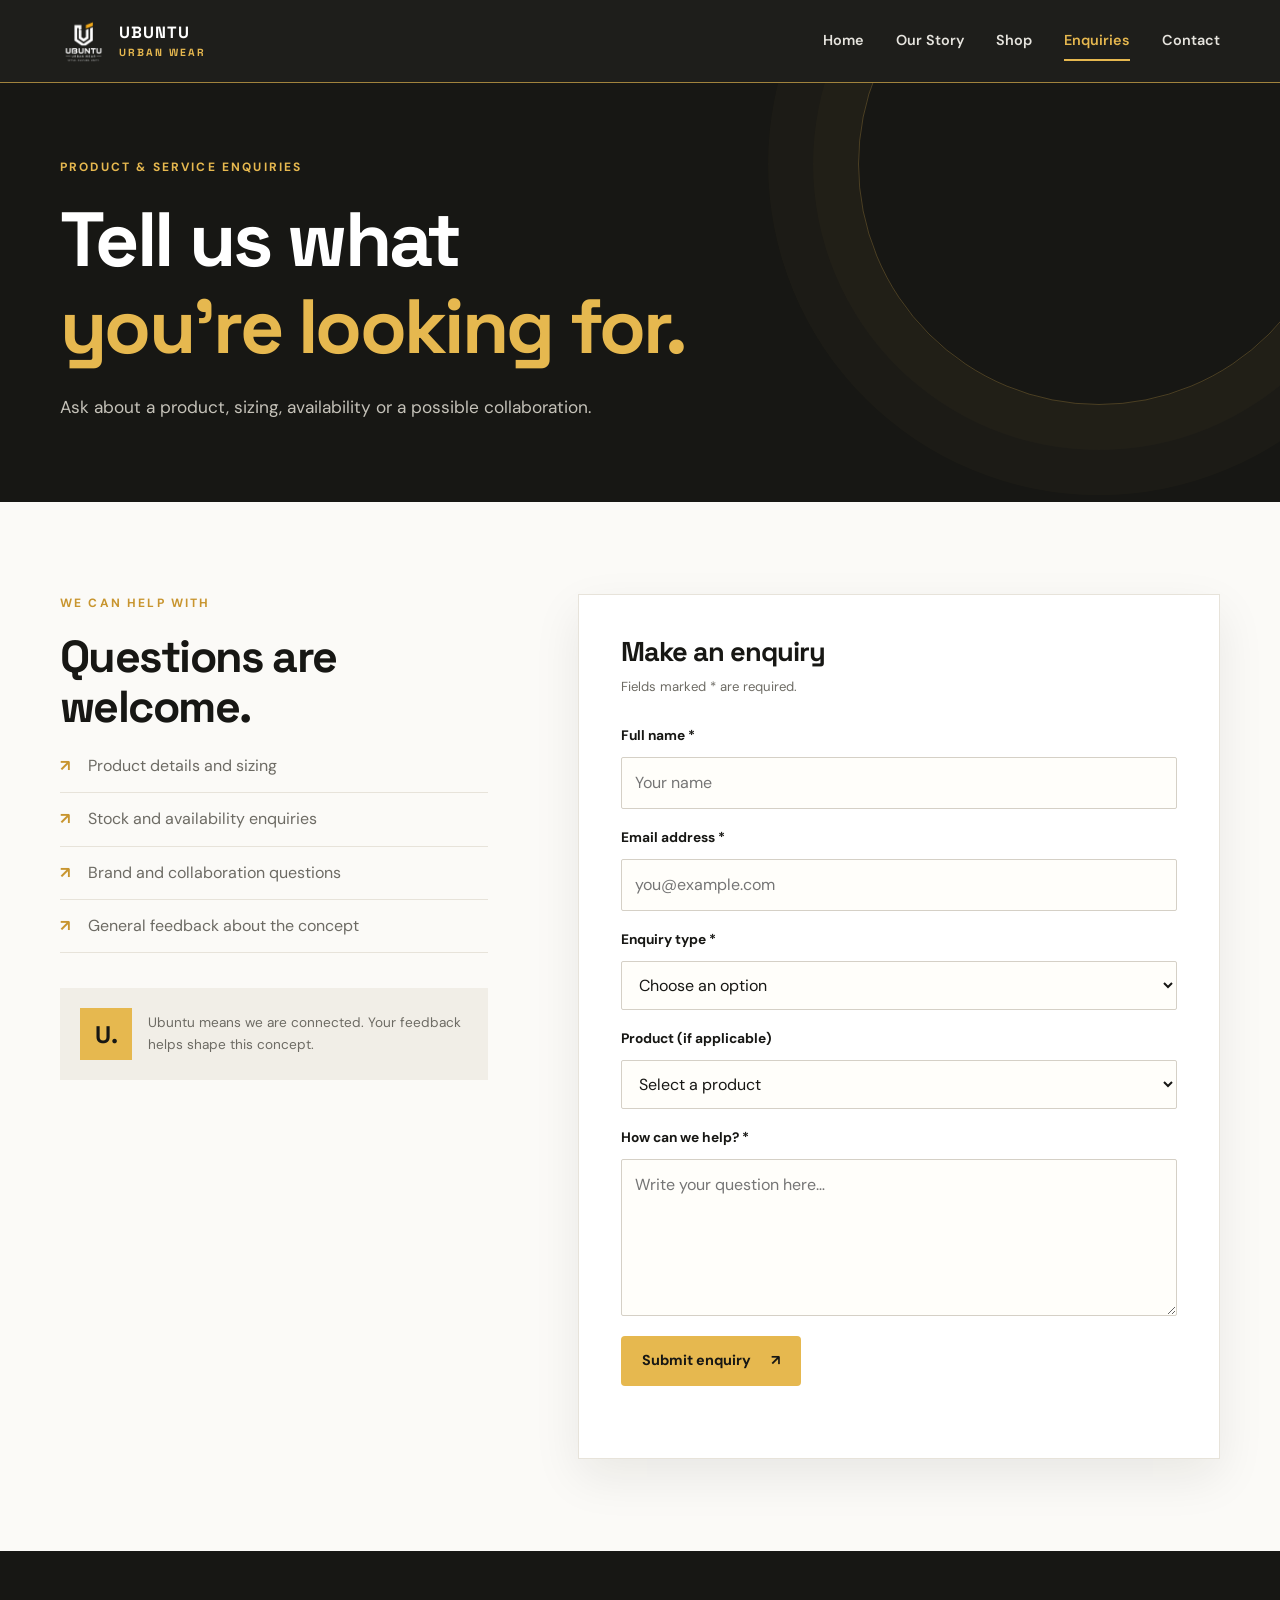
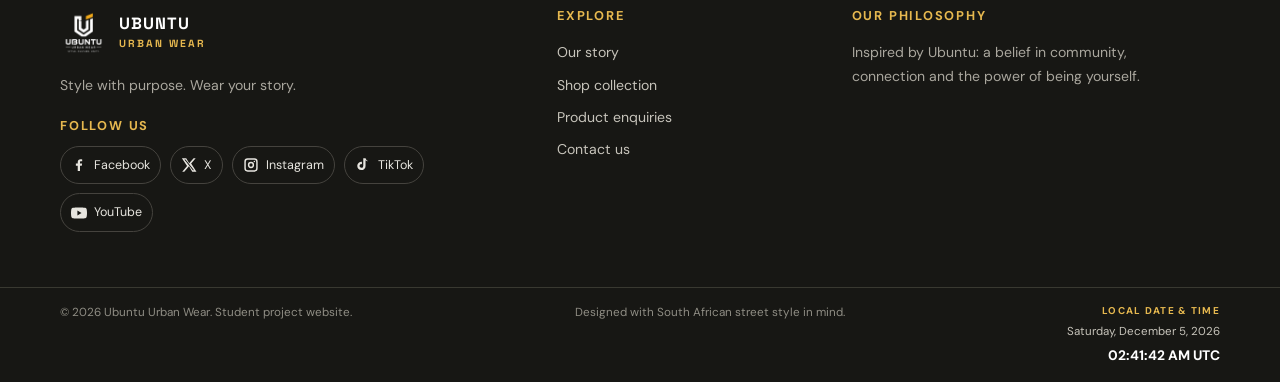
<file: ubuntu_urban_wear_part_3/enquiry.html>
<!DOCTYPE html>
<html lang="en">
<head>
    <link rel="icon" type="image/png" sizes="128x128" href="images/favicon.png">
    <link rel="shortcut icon" href="images/favicon.ico" type="image/x-icon">
  <meta charset="UTF-8">
  <meta name="viewport" content="width=device-width, initial-scale=1.0">
  <meta name="description" content="Contact Ubuntu Urban Wear about product concepts, sizing, availability or collaborations. Send an enquiry about graphic tees, hoodies and caps.">
  <meta name="author" content="Katleho Kulube">
  <meta name="theme-color" content="#111111">
  <meta name="robots" content="index, follow, max-image-preview:large">
  <meta property="og:type" content="website">
  <meta property="og:site_name" content="Ubuntu Urban Wear">
  <meta property="og:title" content="Product Enquiries | Ubuntu Urban Wear">
  <meta property="og:description" content="Contact Ubuntu Urban Wear about product concepts, sizing, availability or collaborations. Send an enquiry about graphic tees, hoodies and caps.">
  <meta property="og:image" content="images/banner-model-1.jpg">
  <meta name="twitter:card" content="summary_large_image">
  <meta name="twitter:title" content="Product Enquiries | Ubuntu Urban Wear">
  <meta name="twitter:description" content="Contact Ubuntu Urban Wear about product concepts, sizing, availability or collaborations. Send an enquiry about graphic tees, hoodies and caps.">
  <meta name="twitter:image" content="images/banner-model-1.jpg">
  <title>Product Enquiries | Ubuntu Urban Wear</title>
  <link rel="preconnect" href="https://fonts.googleapis.com">
  <link rel="preconnect" href="https://fonts.gstatic.com" crossorigin>
  <link href="https://fonts.googleapis.com/css2?family=DM+Sans:wght@400;500;600;700&family=Space+Grotesk:wght@400;500;600;700&display=swap" rel="stylesheet">
  <link rel="stylesheet" href="css/style.css">
  <script type="application/ld+json">
  {
    "@context": "https://schema.org",
    "@type": "WebSite",
    "name": "Ubuntu Urban Wear",
    "description": "A South African streetwear concept inspired by style, culture and unity."
  }
  </script>
</head>
<body>
<a class="skip-link" href="#main">Skip to content</a>
<header class="site-header">
  <div class="container nav-wrap">
    <a href="index.html" class="brand" aria-label="Ubuntu Urban Wear home">
      <img src="images/logo.png" alt="Ubuntu Urban Wear logo">
      <span>UBUNTU <em>URBAN WEAR</em></span>
    </a>
    <button class="menu-toggle" type="button" aria-expanded="false" aria-controls="main-nav" aria-label="Open navigation menu"><span></span><span></span><span></span></button>
    <nav class="main-nav" id="main-nav" aria-label="Main navigation">
      <a href="index.html" >Home</a>
      <a href="about.html" >Our Story</a>
      <a href="products.html" >Shop</a>
      <a href="enquiry.html" aria-current="page">Enquiries</a>
      <a href="contact.html" >Contact</a>
    </nav>
  </div>
</header>
<main id="main">
<section class="page-hero compact"><div class="container page-hero-inner"><p class="eyebrow">Product & service enquiries</p><h1>Tell us what<br><span>you’re looking for.</span></h1><p>Ask about a product, sizing, availability or a possible collaboration.</p></div></section>
  <section class="section"><div class="container form-layout"><div class="form-aside"><p class="eyebrow">We can help with</p><h2>Questions are welcome.</h2><ul class="feature-list"><li>Product details and sizing</li><li>Stock and availability enquiries</li><li>Brand and collaboration questions</li><li>General feedback about the concept</li></ul><div class="aside-note"><span>U.</span><p>Ubuntu means we are connected. Your feedback helps shape this concept.</p></div></div>
  <div class="form-panel"><form id="enquiry-form" class="site-form" novalidate><div class="form-heading"><h2>Make an enquiry</h2><p>Fields marked * are required.</p></div><label for="enquiry-name">Full name *</label><input id="enquiry-name" name="name" autocomplete="name" required minlength="2" placeholder="Your name"><label for="enquiry-email">Email address *</label><input id="enquiry-email" name="email" type="email" autocomplete="email" required placeholder="you@example.com"><label for="enquiry-type">Enquiry type *</label><select id="enquiry-type" name="type" required><option value="">Choose an option</option><option>Product information</option><option>Sizing and fit</option><option>Availability</option><option>Collaboration</option><option>Other</option></select><label for="enquiry-product">Product (if applicable)</label><select id="enquiry-product" name="product"><option value="">Select a product</option><option>Ubuntu Graphic Tee</option><option>Urban Hoodie</option><option>Signature Cap</option><option>Not product-specific</option></select><label for="enquiry-message">How can we help? *</label><textarea id="enquiry-message" name="message" rows="5" required minlength="10" placeholder="Write your question here…"></textarea><button class="btn btn-primary" type="submit">Submit enquiry <span>↗</span></button><p class="form-feedback" id="enquiry-feedback" role="status" aria-live="polite"></p></form></div></div></section>
</main><footer class="site-footer">
  <div class="container footer-grid">
    <div class="footer-brand">
      <a href="index.html" class="brand">
        <img src="images/logo.png" alt="">
        <span>UBUNTU <em>URBAN WEAR</em></span>
      </a>
      <p>Style with purpose. Wear your story.</p>
      <div class="social-links" aria-label="Follow Ubuntu Urban Wear on social media">
        <h2>Follow us</h2>
        <div class="social-icons">
          <a href="https://www.facebook.com/" target="_blank" rel="noopener noreferrer" aria-label="Facebook" title="Facebook"><svg viewBox="0 0 24 24" aria-hidden="true"><path d="M13.5 21v-8h2.7l.4-3.1h-3.1v-2c0-.9.3-1.5 1.6-1.5h1.7V3.6c-.3 0-1.3-.1-2.5-.1-2.5 0-4.2 1.5-4.2 4.3v2.1H7.3V13h2.8v8z"/></svg><span>Facebook</span></a>
          <a href="https://x.com/" target="_blank" rel="noopener noreferrer" aria-label="X" title="X"><svg viewBox="0 0 24 24" aria-hidden="true"><path d="M18.9 2H22l-6.8 7.8L23.2 22h-6.3L12 13.9 4.9 22H1.8l7.3-8.4L1.3 2h6.5l4.5 7.5zm-1.1 18h1.7L6.8 3.9H5z"/></svg><span>X</span></a>
          <a href="https://www.instagram.com/" target="_blank" rel="noopener noreferrer" aria-label="Instagram" title="Instagram"><svg viewBox="0 0 24 24" aria-hidden="true"><path d="M7 2h10a5 5 0 0 1 5 5v10a5 5 0 0 1-5 5H7a5 5 0 0 1-5-5V7a5 5 0 0 1 5-5zm0 2.2A2.8 2.8 0 0 0 4.2 7v10A2.8 2.8 0 0 0 7 19.8h10a2.8 2.8 0 0 0 2.8-2.8V7A2.8 2.8 0 0 0 17 4.2zm5 3.1a4.7 4.7 0 1 1 0 9.4 4.7 4.7 0 0 1 0-9.4zm0 2.2a2.5 2.5 0 1 0 0 5 2.5 2.5 0 0 0 0-5zm5-4a1.1 1.1 0 1 1 0 2.2 1.1 1.1 0 0 1 0-2.2z"/></svg><span>Instagram</span></a>
          <a href="https://www.tiktok.com/" target="_blank" rel="noopener noreferrer" aria-label="TikTok" title="TikTok"><svg viewBox="0 0 24 24" aria-hidden="true"><path d="M19.6 6.2a6.1 6.1 0 0 1-3.8-1.3v8.5a6.2 6.2 0 1 1-5.4-6.1v3.4a2.8 2.8 0 1 0 2 2.7V2h3.4a6 6 0 0 0 3.8 4.2z"/></svg><span>TikTok</span></a>
          <a href="https://www.youtube.com/" target="_blank" rel="noopener noreferrer" aria-label="YouTube" title="YouTube"><svg viewBox="0 0 24 24" aria-hidden="true"><path d="M23.5 6.2a3 3 0 0 0-2.1-2.1C19.5 3.6 12 3.6 12 3.6s-7.5 0-9.4.5A3 3 0 0 0 .5 6.2 31 31 0 0 0 0 12a31 31 0 0 0 .5 5.8 3 3 0 0 0 2.1 2.1c1.9.5 9.4.5 9.4.5s7.5 0 9.4-.5a3 3 0 0 0 2.1-2.1A31 31 0 0 0 24 12a31 31 0 0 0-.5-5.8zM9.6 15.6V8.4l6.2 3.6z"/></svg><span>YouTube</span></a>
        </div>
      </div>
    </div>
    <div class="footer-links">
      <h2>Explore</h2>
      <a href="about.html">Our story</a><a href="products.html">Shop collection</a><a href="enquiry.html">Product enquiries</a><a href="contact.html">Contact us</a>
    </div>
    <div class="footer-links">
      <h2>Our philosophy</h2>
      <p>Inspired by Ubuntu: a belief in community, connection and the power of being yourself.</p>
    </div>
  </div>
  <div class="copyright"><div class="container"><p>&copy; 2026 Ubuntu Urban Wear. Student project website.</p><p>Designed with South African street style in mind.</p>
      <div class="local-datetime" aria-label="Your local date and time">
        <span class="local-datetime-label">LOCAL DATE &amp; TIME</span>
        <time class="local-date" data-local-date>Loading date…</time>
        <time class="local-time" data-local-time>Loading time…</time>
      </div></div></div>
</footer>
<script src="javascript/script.js" defer></script>
</body>
</html>
</file>
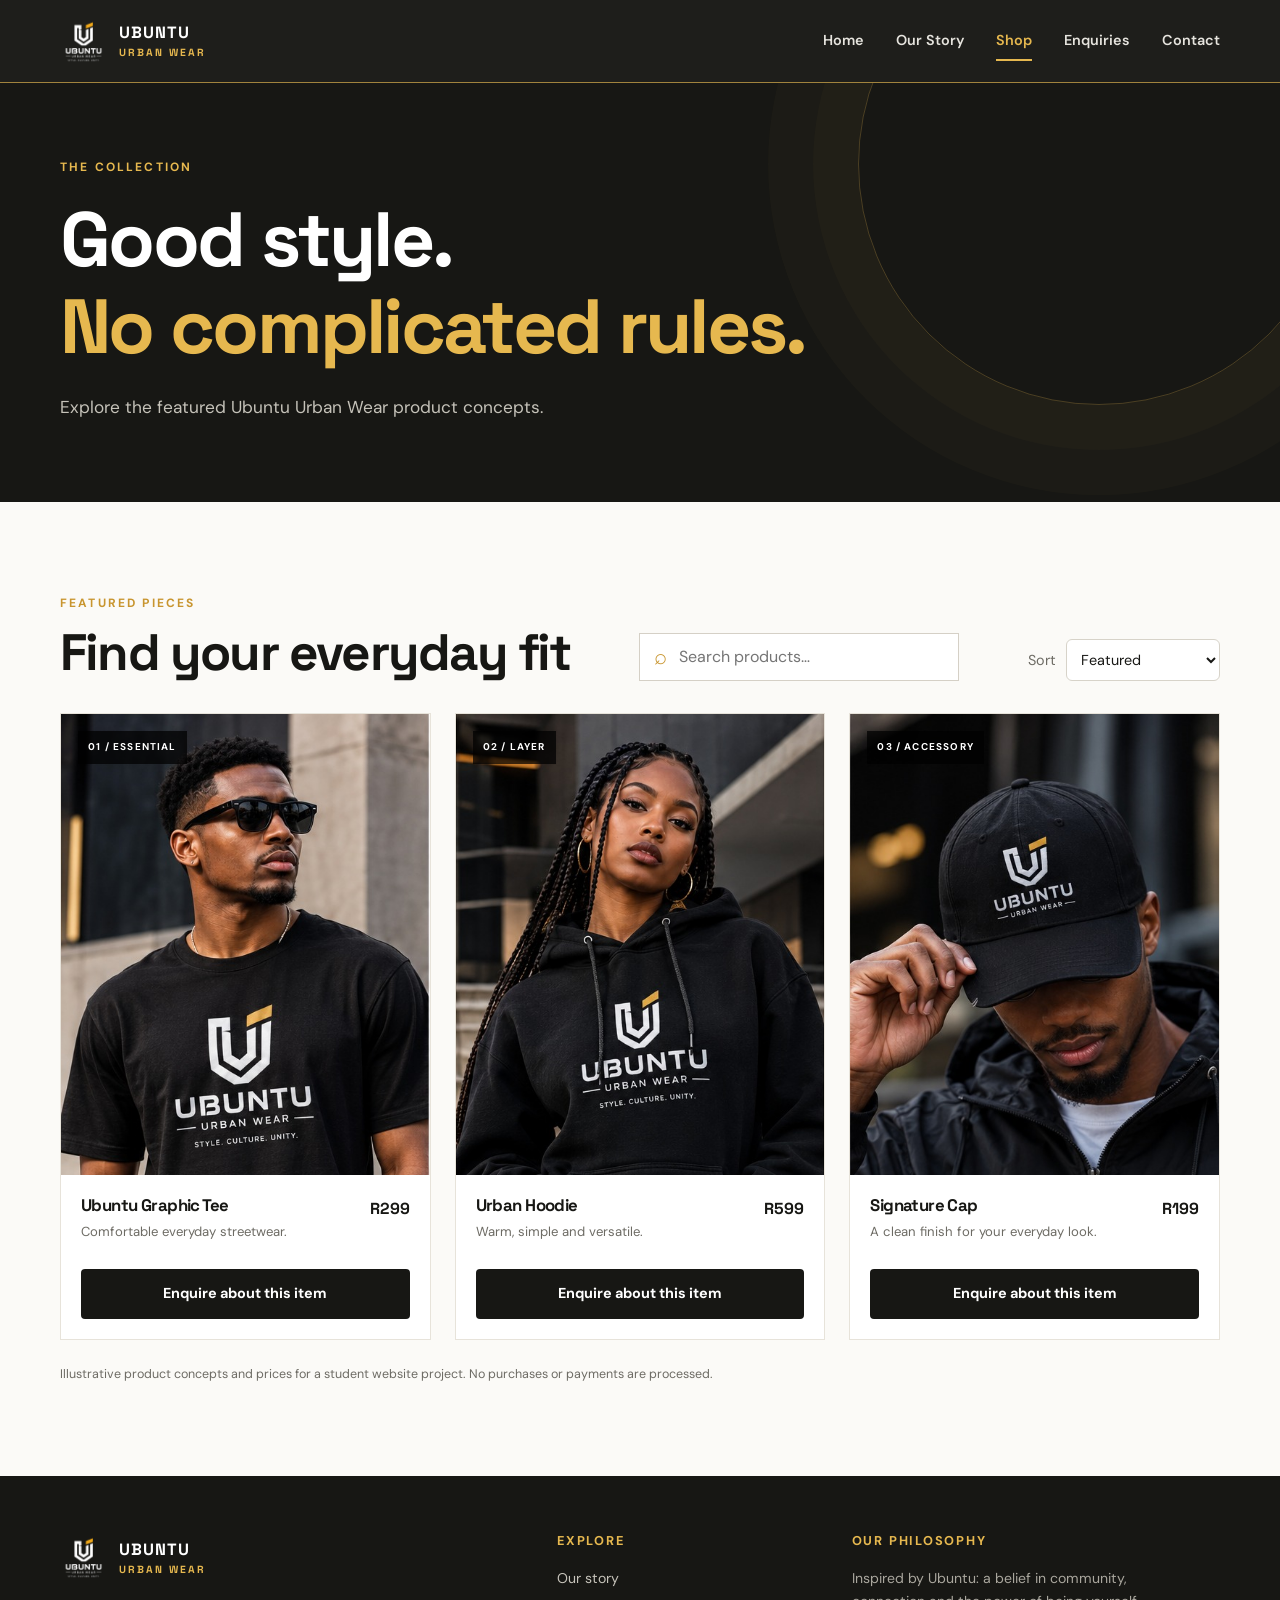
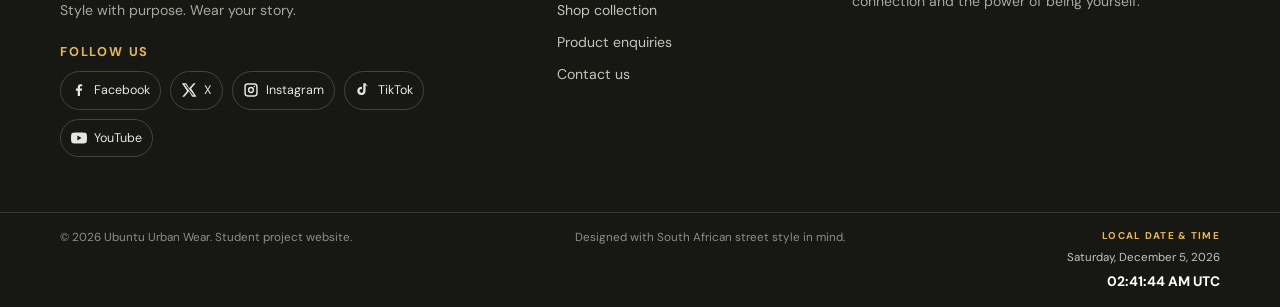
<file: ubuntu_urban_wear_part_3/products.html>
<!DOCTYPE html>
<html lang="en">
<head>
    <link rel="icon" type="image/png" sizes="128x128" href="images/favicon.png">
    <link rel="shortcut icon" href="images/favicon.ico" type="image/x-icon">
  <meta charset="UTF-8">
  <meta name="viewport" content="width=device-width, initial-scale=1.0">
  <meta name="description" content="Explore Ubuntu Urban Wear product concepts, including the Graphic Tee, Urban Hoodie and Signature Cap, with illustrative prices in South African rand.">
  <meta name="author" content="Katleho Kulube">
  <meta name="theme-color" content="#111111">
  <meta name="robots" content="index, follow, max-image-preview:large">
  <meta property="og:type" content="website">
  <meta property="og:site_name" content="Ubuntu Urban Wear">
  <meta property="og:title" content="Shop Streetwear | Graphic Tees, Hoodies & Caps | Ubuntu Urban Wear">
  <meta property="og:description" content="Explore Ubuntu Urban Wear product concepts, including the Graphic Tee, Urban Hoodie and Signature Cap, with illustrative prices in South African rand.">
  <meta property="og:image" content="images/banner-model-1.jpg">
  <meta name="twitter:card" content="summary_large_image">
  <meta name="twitter:title" content="Shop Streetwear | Graphic Tees, Hoodies & Caps | Ubuntu Urban Wear">
  <meta name="twitter:description" content="Explore Ubuntu Urban Wear product concepts, including the Graphic Tee, Urban Hoodie and Signature Cap, with illustrative prices in South African rand.">
  <meta name="twitter:image" content="images/banner-model-1.jpg">
  <title>Shop Streetwear | Graphic Tees, Hoodies & Caps | Ubuntu Urban Wear</title>
  <link rel="preconnect" href="https://fonts.googleapis.com">
  <link rel="preconnect" href="https://fonts.gstatic.com" crossorigin>
  <link href="https://fonts.googleapis.com/css2?family=DM+Sans:wght@400;500;600;700&family=Space+Grotesk:wght@400;500;600;700&display=swap" rel="stylesheet">
  <link rel="stylesheet" href="css/style.css">
  <script type="application/ld+json">
  {
    "@context": "https://schema.org",
    "@type": "WebSite",
    "name": "Ubuntu Urban Wear",
    "description": "A South African streetwear concept inspired by style, culture and unity."
  }
  </script>
</head>
<body>
<a class="skip-link" href="#main">Skip to content</a>
<header class="site-header">
  <div class="container nav-wrap">
    <a href="index.html" class="brand" aria-label="Ubuntu Urban Wear home">
      <img src="images/logo.png" alt="Ubuntu Urban Wear logo">
      <span>UBUNTU <em>URBAN WEAR</em></span>
    </a>
    <button class="menu-toggle" type="button" aria-expanded="false" aria-controls="main-nav" aria-label="Open navigation menu"><span></span><span></span><span></span></button>
    <nav class="main-nav" id="main-nav" aria-label="Main navigation">
      <a href="index.html" >Home</a>
      <a href="about.html" >Our Story</a>
      <a href="products.html" aria-current="page">Shop</a>
      <a href="enquiry.html" >Enquiries</a>
      <a href="contact.html" >Contact</a>
    </nav>
  </div>
</header>
<main id="main">
<section class="page-hero compact"><div class="container page-hero-inner"><p class="eyebrow">The collection</p><h1>Good style.<br><span>No complicated rules.</span></h1><p>Explore the featured Ubuntu Urban Wear product concepts.</p></div></section>
  <section class="section"><div class="container"><div class="shop-toolbar"><div><p class="eyebrow">Featured pieces</p><h2>Find your everyday fit</h2></div><label class="search-box" for="product-search"><span aria-hidden="true">⌕</span><input id="product-search" type="search" placeholder="Search products…" aria-label="Search products"></label><label class="sort-box" for="product-sort">Sort <select id="product-sort"><option value="default">Featured</option><option value="price-asc">Price: low to high</option><option value="price-desc">Price: high to low</option><option value="name">Name: A–Z</option></select></label></div>
  <div class="product-grid shop-grid" id="product-list">
    <article class="product-card" data-product-name="Ubuntu Graphic Tee"><div class="product-visual product-photo-wrap"><button class="lightbox-trigger" type="button" aria-label="View larger product image"><img class="product-photo" src="images/ubuntu-graphic-tee.jpg" alt="Model wearing the Ubuntu Urban Wear black graphic tee with white and gold branding" loading="lazy"></button><span class="product-tag">01 / ESSENTIAL</span></div><div class="product-info"><div><h3>Ubuntu Graphic Tee</h3><p>Comfortable everyday streetwear.</p></div><strong>R299</strong></div><a class="btn btn-dark btn-full" href="enquiry.html?product=Ubuntu%20Graphic%20Tee">Enquire about this item</a></article>
    <article class="product-card" data-product-name="Urban Hoodie"><div class="product-visual product-photo-wrap"><button class="lightbox-trigger" type="button" aria-label="View larger product image"><img class="product-photo" src="images/urban-hoodie.jpg" alt="Model wearing the Ubuntu Urban Wear black hoodie with white and gold branding" loading="lazy"></button><span class="product-tag">02 / LAYER</span></div><div class="product-info"><div><h3>Urban Hoodie</h3><p>Warm, simple and versatile.</p></div><strong>R599</strong></div><a class="btn btn-dark btn-full" href="enquiry.html?product=Urban%20Hoodie">Enquire about this item</a></article>
    <article class="product-card" data-product-name="Signature Cap"><div class="product-visual product-photo-wrap"><button class="lightbox-trigger" type="button" aria-label="View larger product image"><img class="product-photo" src="images/signature-cap.jpg" alt="Model wearing the Ubuntu Urban Wear black signature cap with white and gold logo" loading="lazy"></button><span class="product-tag">03 / ACCESSORY</span></div><div class="product-info"><div><h3>Signature Cap</h3><p>A clean finish for your everyday look.</p></div><strong>R199</strong></div><a class="btn btn-dark btn-full" href="enquiry.html?product=Signature%20Cap">Enquire about this item</a></article>
  </div><p class="empty-state" id="empty-state" hidden>No products match your search. Try another term.</p><p class="small-note">Illustrative product concepts and prices for a student website project. No purchases or payments are processed.</p>
  </div></section>
</main><footer class="site-footer">
  <div class="container footer-grid">
    <div class="footer-brand">
      <a href="index.html" class="brand">
        <img src="images/logo.png" alt="">
        <span>UBUNTU <em>URBAN WEAR</em></span>
      </a>
      <p>Style with purpose. Wear your story.</p>
      <div class="social-links" aria-label="Follow Ubuntu Urban Wear on social media">
        <h2>Follow us</h2>
        <div class="social-icons">
          <a href="https://www.facebook.com/" target="_blank" rel="noopener noreferrer" aria-label="Facebook" title="Facebook"><svg viewBox="0 0 24 24" aria-hidden="true"><path d="M13.5 21v-8h2.7l.4-3.1h-3.1v-2c0-.9.3-1.5 1.6-1.5h1.7V3.6c-.3 0-1.3-.1-2.5-.1-2.5 0-4.2 1.5-4.2 4.3v2.1H7.3V13h2.8v8z"/></svg><span>Facebook</span></a>
          <a href="https://x.com/" target="_blank" rel="noopener noreferrer" aria-label="X" title="X"><svg viewBox="0 0 24 24" aria-hidden="true"><path d="M18.9 2H22l-6.8 7.8L23.2 22h-6.3L12 13.9 4.9 22H1.8l7.3-8.4L1.3 2h6.5l4.5 7.5zm-1.1 18h1.7L6.8 3.9H5z"/></svg><span>X</span></a>
          <a href="https://www.instagram.com/" target="_blank" rel="noopener noreferrer" aria-label="Instagram" title="Instagram"><svg viewBox="0 0 24 24" aria-hidden="true"><path d="M7 2h10a5 5 0 0 1 5 5v10a5 5 0 0 1-5 5H7a5 5 0 0 1-5-5V7a5 5 0 0 1 5-5zm0 2.2A2.8 2.8 0 0 0 4.2 7v10A2.8 2.8 0 0 0 7 19.8h10a2.8 2.8 0 0 0 2.8-2.8V7A2.8 2.8 0 0 0 17 4.2zm5 3.1a4.7 4.7 0 1 1 0 9.4 4.7 4.7 0 0 1 0-9.4zm0 2.2a2.5 2.5 0 1 0 0 5 2.5 2.5 0 0 0 0-5zm5-4a1.1 1.1 0 1 1 0 2.2 1.1 1.1 0 0 1 0-2.2z"/></svg><span>Instagram</span></a>
          <a href="https://www.tiktok.com/" target="_blank" rel="noopener noreferrer" aria-label="TikTok" title="TikTok"><svg viewBox="0 0 24 24" aria-hidden="true"><path d="M19.6 6.2a6.1 6.1 0 0 1-3.8-1.3v8.5a6.2 6.2 0 1 1-5.4-6.1v3.4a2.8 2.8 0 1 0 2 2.7V2h3.4a6 6 0 0 0 3.8 4.2z"/></svg><span>TikTok</span></a>
          <a href="https://www.youtube.com/" target="_blank" rel="noopener noreferrer" aria-label="YouTube" title="YouTube"><svg viewBox="0 0 24 24" aria-hidden="true"><path d="M23.5 6.2a3 3 0 0 0-2.1-2.1C19.5 3.6 12 3.6 12 3.6s-7.5 0-9.4.5A3 3 0 0 0 .5 6.2 31 31 0 0 0 0 12a31 31 0 0 0 .5 5.8 3 3 0 0 0 2.1 2.1c1.9.5 9.4.5 9.4.5s7.5 0 9.4-.5a3 3 0 0 0 2.1-2.1A31 31 0 0 0 24 12a31 31 0 0 0-.5-5.8zM9.6 15.6V8.4l6.2 3.6z"/></svg><span>YouTube</span></a>
        </div>
      </div>
    </div>
    <div class="footer-links">
      <h2>Explore</h2>
      <a href="about.html">Our story</a><a href="products.html">Shop collection</a><a href="enquiry.html">Product enquiries</a><a href="contact.html">Contact us</a>
    </div>
    <div class="footer-links">
      <h2>Our philosophy</h2>
      <p>Inspired by Ubuntu: a belief in community, connection and the power of being yourself.</p>
    </div>
  </div>
  <div class="copyright"><div class="container"><p>&copy; 2026 Ubuntu Urban Wear. Student project website.</p><p>Designed with South African street style in mind.</p>
      <div class="local-datetime" aria-label="Your local date and time">
        <span class="local-datetime-label">LOCAL DATE &amp; TIME</span>
        <time class="local-date" data-local-date>Loading date…</time>
        <time class="local-time" data-local-time>Loading time…</time>
      </div></div></div>
</footer>
<script src="javascript/script.js" defer></script>
</body>
</html>
</file>
<file: ubuntu_urban_wear_part_3/css/style.css>
/* Ubuntu Urban Wear — Part 3 stylesheet
   Desktop-first design with responsive breakpoints for tablet and mobile. */
:root {
  --ink: #171714;
  --ink-soft: #24241f;
  --paper: #fbfaf7;
  --white: #ffffff;
  --gold: #e6b84f;
  --gold-dark: #c8952f;
  --muted: #6d6b64;
  --line: #e7e3da;
  --soft: #f1eee7;
  --font-body: "DM Sans", Arial, sans-serif;
  --font-display: "Space Grotesk", Arial, sans-serif;
  --container: 1160px;
  --radius: 4px;
  --shadow: 0 18px 45px rgba(22, 22, 18, .08);
}
* { box-sizing: border-box; }
html { scroll-behavior: smooth; scroll-padding-top: 100px; }
body { margin: 0; color: var(--ink); background: var(--paper); font-family: var(--font-body); font-size: 16px; line-height: 1.65; -webkit-font-smoothing: antialiased; }
img { display: block; max-width: 100%; height: auto; }
a { color: inherit; }
button, input, select, textarea { font: inherit; }
button, a { -webkit-tap-highlight-color: transparent; }
a:focus-visible, button:focus-visible, input:focus-visible, select:focus-visible, textarea:focus-visible { outline: 3px solid var(--gold-dark); outline-offset: 3px; }
::selection { background: var(--gold); color: var(--ink); }
.container { width: min(var(--container), calc(100% - 64px)); margin-inline: auto; }
.skip-link { position: absolute; top: -100px; left: 16px; z-index: 100; background: var(--gold); padding: 10px 16px; color: var(--ink); font-weight: 700; }
.skip-link:focus { top: 12px; }
.site-header { position: sticky; top: 0; z-index: 50; background: rgba(23, 23, 20, .97); color: var(--white); border-bottom: 1px solid rgba(230,184,79,.65); backdrop-filter: blur(12px); }
.nav-wrap { min-height: 82px; display: flex; align-items: center; justify-content: space-between; gap: 28px; }
.brand { display: inline-flex; align-items: center; gap: 12px; text-decoration: none; color: var(--white); font-family: var(--font-display); font-size: 1.02rem; font-weight: 700; letter-spacing: .06em; line-height: 1.1; }
.brand img { width: 47px; height: 47px; object-fit: contain; background: transparent !important; border: 0; border-radius: 0; }
.brand em { display: block; margin-top: 5px; color: var(--gold); font-size: .65rem; font-style: normal; letter-spacing: .19em; }
.main-nav { display: flex; align-items: center; gap: clamp(18px, 2.5vw, 34px); }
.main-nav a { position: relative; padding: 9px 0; color: #e6e4de; font-size: .9rem; font-weight: 600; text-decoration: none; transition: color .2s ease; }
.main-nav a::after { position: absolute; right: 0; bottom: 1px; left: 0; height: 2px; background: var(--gold); content: ""; transform: scaleX(0); transform-origin: left; transition: transform .2s ease; }
.main-nav a:hover, .main-nav a[aria-current="page"] { color: var(--gold); }
.main-nav a:hover::after, .main-nav a[aria-current="page"]::after { transform: scaleX(1); }
.menu-toggle { display: none; width: 44px; height: 42px; padding: 10px; border: 1px solid #5b594f; border-radius: 3px; background: transparent; cursor: pointer; }
.menu-toggle span { display: block; height: 2px; margin: 4px 0; background: var(--white); transition: transform .2s ease; }
h1, h2, h3, p { margin-top: 0; }
h1, h2, h3 { font-family: var(--font-display); line-height: 1.13; letter-spacing: -.035em; }
h1 { margin-bottom: 24px; font-size: clamp(3.4rem, 7.2vw, 6.7rem); font-weight: 700; }
h1 span, h2 span { color: var(--gold-dark); }
h2 { margin-bottom: 20px; font-size: clamp(2rem, 4vw, 3.5rem); }
h3 { font-size: 1.2rem; }
p { color: var(--muted); }
.eyebrow { display: flex; align-items: center; gap: 10px; margin-bottom: 18px; color: var(--gold-dark); font-size: .75rem; font-weight: 700; letter-spacing: .18em; text-transform: uppercase; }
.eyebrow span { display: inline-block; width: 25px; height: 2px; background: var(--gold-dark); }
.btn { display: inline-flex; align-items: center; justify-content: center; gap: 20px; min-height: 49px; padding: 12px 20px; border: 1px solid transparent; border-radius: var(--radius); font-size: .9rem; font-weight: 700; text-align: center; text-decoration: none; cursor: pointer; transition: transform .2s ease, background .2s ease, color .2s ease; }
.btn:hover { transform: translateY(-2px); }
.btn-primary { background: var(--gold); color: var(--ink); }
.btn-primary:hover { background: #f0ca70; }
.btn-dark { background: var(--ink); color: var(--white); }
.btn-dark:hover { background: #37372f; }
.btn-full { width: 100%; }
.text-link { display: inline-flex; align-items: center; gap: 12px; padding: 6px 0; color: var(--ink); font-size: .9rem; font-weight: 700; text-decoration: none; border-bottom: 1px solid var(--gold-dark); }
.text-link span { transition: transform .2s ease; }
.text-link:hover span { transform: translateX(4px); }
.hero { position: relative; overflow: hidden; background: var(--ink); color: var(--white); }
.hero-grid { min-height: 625px; display: grid; grid-template-columns: 1.05fr .95fr; align-items: center; gap: clamp(35px, 6vw, 85px); padding-top: 55px; padding-bottom: 70px; }
.hero .eyebrow { color: var(--gold); }
.hero .eyebrow span { background: var(--gold); }
.hero h1 { max-width: 700px; }
.hero h1 span { color: var(--gold); }
.hero-intro { max-width: 520px; margin-bottom: 28px; color: #c5c2b9; font-size: 1.12rem; }
.hero-actions { display: flex; align-items: center; flex-wrap: wrap; gap: 24px; }
.hero .text-link { color: var(--white); border-color: var(--gold); }
.hero-note { display: flex; align-items: center; gap: 13px; margin-top: 50px; }
.note-mark { display: grid; width: 43px; height: 43px; place-items: center; border: 1px solid var(--gold); color: var(--gold); font-family: var(--font-display); font-weight: 700; }
.hero-note p { margin: 0; color: #aaa79e; font-size: .8rem; line-height: 1.5; }
.hero-note strong { color: var(--white); font-size: .88rem; }
.hero-art { position: relative; display: grid; min-height: 420px; place-items: center; overflow: hidden; background: #292923; border: 1px solid #44433a; }
.hero-art::before, .hero-art::after { position: absolute; width: 280px; height: 280px; border: 1px solid rgba(230,184,79,.38); border-radius: 50%; content: ""; }
.hero-art::after { width: 370px; height: 370px; }
.art-circle { position: absolute; width: 460px; height: 460px; border: 1px solid rgba(230,184,79,.15); border-radius: 50%; }
.hero-art img { position: relative; z-index: 2; width: min(78%, 350px); max-height: 300px; object-fit: contain; padding: 18px; background: var(--white); box-shadow: var(--shadow); }
.art-stamp { position: absolute; top: 26px; right: 25px; z-index: 3; color: var(--gold); font-family: var(--font-display); font-size: .68rem; font-weight: 700; letter-spacing: .13em; line-height: 1.45; text-align: right; }
.art-caption { position: absolute; bottom: 16px; left: 18px; margin: 0; color: #bcb8ab; font-size: .62rem; letter-spacing: .16em; }
.hero-bottom { border-top: 1px solid #3b3a32; }
.hero-bottom .container { display: flex; justify-content: space-between; gap: 20px; padding-top: 17px; padding-bottom: 17px; color: #c1bdb2; font-size: .65rem; font-weight: 600; letter-spacing: .14em; }
.section { padding: 92px 0; }
.section-intro { background: var(--paper); }
.intro-grid { display: grid; grid-template-columns: 1fr .8fr; align-items: center; gap: 10%; }
.intro-grid h2 { margin-bottom: 0; }
.intro-grid > div:last-child p { max-width: 510px; margin-bottom: 24px; font-size: 1.05rem; }
.collection-section { background: var(--soft); }
.section-heading { display: flex; align-items: end; justify-content: space-between; gap: 24px; margin-bottom: 35px; }
.section-heading h2 { margin-bottom: 0; }
.section-heading .eyebrow { margin-bottom: 12px; }
.product-grid { display: grid; grid-template-columns: repeat(3, minmax(0, 1fr)); gap: 24px; }
.product-card { min-width: 0; padding: 0 0 18px; overflow: hidden; background: var(--white); border: 1px solid var(--line); transition: transform .25s ease, box-shadow .25s ease; }
.product-card:hover { transform: translateY(-5px); box-shadow: var(--shadow); }
.product-visual { position: relative; display: grid; min-height: 285px; place-items: center; overflow: hidden; }
.product-visual::before { position: absolute; top: -55px; right: -55px; width: 190px; height: 190px; border: 1px solid rgba(23,23,20,.13); border-radius: 50%; content: ""; }
.product-visual::after { position: absolute; right: -15px; bottom: -70px; width: 180px; height: 180px; border: 1px solid rgba(23,23,20,.12); border-radius: 50%; content: ""; }
.visual-tee { background: #e6e0d4; }
.visual-hoodie { background: #d4d0c7; }
.visual-cap { background: #e9d9b4; }
.product-tag { position: absolute; top: 17px; left: 17px; z-index: 3; color: var(--ink); font-size: .62rem; font-weight: 700; letter-spacing: .13em; }
.tee-shape { position: relative; z-index: 2; width: 155px; height: 174px; display: grid; place-items: center; background: #242420; clip-path: polygon(24% 0, 39% 7%, 61% 7%, 76% 0, 100% 18%, 83% 42%, 72% 34%, 72% 100%, 28% 100%, 28% 34%, 17% 42%, 0 18%); filter: drop-shadow(0 16px 10px rgba(0,0,0,.16)); }
.tee-shape span { margin-top: 18px; color: var(--gold); font-family: var(--font-display); font-size: 2.3rem; font-weight: 700; }
.hoodie-shape { position: relative; z-index: 2; display: grid; width: 175px; height: 190px; place-items: center; background: #242420; clip-path: polygon(30% 8%, 40% 0, 60% 0, 70% 8%, 93% 20%, 100% 44%, 82% 50%, 75% 35%, 75% 100%, 25% 100%, 25% 35%, 18% 50%, 0 44%, 7% 20%); filter: drop-shadow(0 16px 10px rgba(0,0,0,.16)); }
.hoodie-shape::before { position: absolute; top: 1px; width: 58px; height: 48px; border: 7px solid #45453e; border-radius: 50% 50% 5px 5px; content: ""; }
.hoodie-shape span { position: relative; margin-top: 45px; color: var(--gold); font-size: .62rem; font-weight: 700; letter-spacing: .12em; }
.cap-shape { position: relative; z-index: 2; width: 155px; height: 95px; margin-top: 30px; display: grid; place-items: center; border-radius: 85px 85px 15px 15px; background: #242420; transform: rotate(-5deg); box-shadow: 0 18px 15px rgba(0,0,0,.12); }
.cap-shape::after { position: absolute; right: -33px; bottom: -2px; width: 85px; height: 20px; border-radius: 0 70% 60% 0; background: #34342e; content: ""; }
.cap-shape span { color: var(--gold); font-family: var(--font-display); font-size: 2rem; font-weight: 700; }
.product-info { display: flex; justify-content: space-between; gap: 12px; padding: 21px 20px 10px; }
.product-info h3 { margin-bottom: 6px; font-size: 1.05rem; }
.product-info p { margin: 0; font-size: .82rem; }
.product-info strong { white-space: nowrap; font-family: var(--font-display); font-size: 1rem; }
.product-link { display: flex; justify-content: space-between; margin: 10px 20px 0; padding-top: 12px; border-top: 1px solid var(--line); color: var(--ink); font-size: .8rem; font-weight: 700; text-decoration: none; }
.product-link span { color: var(--gold-dark); }
.small-note { margin: 24px 0 0; font-size: .78rem; }
.statement-band { padding: 85px 0; background: var(--gold); text-align: center; }
.statement-inner .eyebrow { justify-content: center; color: var(--ink); }
.statement-inner .eyebrow span { background: var(--ink); }
.statement-inner h2 { margin-bottom: 15px; font-size: clamp(2.5rem, 5.5vw, 5rem); }
.statement-inner h2 span { color: var(--white); }
.statement-inner > p:last-child { margin-bottom: 0; color: #49402d; }
.cta-section { padding-top: 65px; padding-bottom: 65px; }
.cta-card { display: flex; align-items: center; justify-content: space-between; gap: 35px; padding: 44px 48px; border: 1px solid var(--line); background: var(--white); }
.cta-card h2 { max-width: 630px; margin-bottom: 12px; font-size: clamp(1.8rem, 3.2vw, 2.7rem); }
.cta-card p:not(.eyebrow) { margin-bottom: 0; }
.cta-card .eyebrow { margin-bottom: 10px; }
.cta-card .btn { flex-shrink: 0; }
.page-hero { position: relative; overflow: hidden; padding: 95px 0 100px; background: var(--ink); color: var(--white); }
.page-hero::after { position: absolute; top: -160px; right: -60px; width: 480px; height: 480px; border: 1px solid rgba(230,184,79,.25); border-radius: 50%; box-shadow: 0 0 0 45px rgba(230,184,79,.025), 0 0 0 90px rgba(230,184,79,.025); content: ""; }
.page-hero-inner { position: relative; z-index: 1; }
.page-hero .eyebrow { color: var(--gold); }
.page-hero .eyebrow span { background: var(--gold); }
.page-hero h1 { max-width: 900px; font-size: clamp(3rem, 6.5vw, 5.8rem); }
.page-hero h1 span { color: var(--gold); }
.page-hero-inner > p:last-child { max-width: 630px; margin-bottom: 0; color: #c5c2b9; font-size: 1.08rem; }
.page-hero.compact { padding: 75px 0 80px; }
.page-hero.compact h1 { font-size: clamp(2.8rem, 6vw, 5rem); }
.story-grid, .audience-grid { display: grid; grid-template-columns: .85fr 1.15fr; align-items: center; gap: 10%; }
.story-mark { position: relative; display: grid; min-height: 330px; place-items: center; overflow: hidden; background: var(--gold); }
.story-mark::before, .story-mark::after { position: absolute; width: 270px; height: 270px; border: 1px solid rgba(23,23,20,.2); border-radius: 50%; content: ""; }
.story-mark::after { width: 350px; height: 350px; }
.story-mark span { position: relative; z-index: 1; color: var(--ink); font-family: var(--font-display); font-size: 8rem; font-weight: 700; letter-spacing: -.1em; }
.story-mark p { position: absolute; bottom: 15px; margin: 0; color: var(--ink); font-size: .65rem; font-weight: 700; letter-spacing: .16em; }
.story-copy h2 { font-size: clamp(2rem, 3.5vw, 3.3rem); }
.story-copy p:not(.eyebrow) { max-width: 620px; }
.soft-section { background: var(--soft); }
.values-grid { display: grid; grid-template-columns: repeat(3, 1fr); gap: 20px; }
.value-card { min-height: 225px; padding: 28px; background: var(--white); border: 1px solid var(--line); }
.value-number { display: inline-block; margin-bottom: 25px; color: var(--gold-dark); font-family: var(--font-display); font-size: .85rem; font-weight: 700; }
.value-card h3 { margin-bottom: 12px; }
.value-card p { margin-bottom: 0; font-size: .92rem; }
.audience-grid { grid-template-columns: .8fr 1.2fr; align-items: start; }
.audience-grid h2 { max-width: 420px; }
.feature-list { display: grid; gap: 13px; padding: 0; list-style: none; }
.feature-list li { position: relative; padding: 0 0 13px 28px; border-bottom: 1px solid var(--line); color: var(--muted); }
.feature-list li::before { position: absolute; left: 0; color: var(--gold-dark); font-weight: 700; content: "↗"; }
.shop-toolbar { display: flex; align-items: end; justify-content: space-between; gap: 25px; margin-bottom: 32px; }
.shop-toolbar h2 { margin-bottom: 0; }
.shop-toolbar .eyebrow { margin-bottom: 10px; }
.search-box { display: flex; align-items: center; gap: 10px; width: min(320px, 100%); min-height: 48px; padding: 0 14px; border: 1px solid #d5d0c6; background: var(--white); }
.search-box span { color: var(--gold-dark); font-size: 1.4rem; }
.search-box input { width: 100%; min-width: 0; border: 0; outline: 0; background: transparent; }
.shop-grid .product-visual { min-height: 310px; }
.shop-grid .product-card { padding-bottom: 20px; }
.shop-grid .btn { margin: 16px 20px 0; width: calc(100% - 40px); }
.empty-state { padding: 30px; border: 1px dashed var(--line); text-align: center; }
.form-layout, .contact-layout { display: grid; grid-template-columns: .8fr 1.2fr; align-items: start; gap: clamp(35px, 7vw, 95px); }
.form-aside h2, .contact-intro h2 { font-size: clamp(2.1rem, 3.5vw, 3.3rem); }
.form-aside > p:not(.eyebrow), .contact-intro > p:not(.eyebrow) { max-width: 440px; }
.aside-note { display: flex; align-items: center; gap: 16px; margin-top: 35px; padding: 20px; background: var(--soft); }
.aside-note span { display: grid; flex-shrink: 0; width: 52px; height: 52px; place-items: center; background: var(--gold); font-family: var(--font-display); font-size: 1.5rem; font-weight: 700; }
.aside-note p { margin: 0; font-size: .85rem; }
.form-panel { padding: clamp(24px, 4vw, 42px); background: var(--white); border: 1px solid var(--line); box-shadow: var(--shadow); }
.site-form { display: grid; gap: 10px; }
.form-heading { margin-bottom: 10px; }
.form-heading h2 { margin-bottom: 8px; font-size: 1.7rem; }
.form-heading p { margin: 0; font-size: .82rem; }
.site-form label { margin-top: 7px; color: var(--ink); font-size: .86rem; font-weight: 700; }
.site-form input, .site-form select, .site-form textarea { width: 100%; min-height: 48px; padding: 12px 13px; border: 1px solid #d5d0c6; border-radius: 2px; background: #fffefa; color: var(--ink); }
.site-form textarea { min-height: 130px; resize: vertical; }
.site-form input:focus, .site-form select:focus, .site-form textarea:focus { border-color: var(--gold-dark); outline: 2px solid rgba(200,149,47,.18); }
.site-form .btn { justify-self: start; margin-top: 10px; }
.form-feedback { min-height: 1.4em; margin: 0; font-size: .88rem; font-weight: 700; }
.form-feedback.success { color: #24633d; }
.form-feedback.error { color: #a32929; }
.form-disclaimer { margin: 0; font-size: .75rem; }
.contact-detail { display: flex; align-items: flex-start; gap: 15px; margin-top: 26px; }
.detail-icon { display: grid; flex-shrink: 0; width: 42px; height: 42px; place-items: center; background: var(--gold); font-size: 1.2rem; }
.contact-detail strong { display: block; margin-bottom: 3px; }
.contact-detail p { margin: 0; font-size: .88rem; }
.contact-note { margin-top: 35px; padding: 20px; border-left: 3px solid var(--gold-dark); background: var(--soft); }
.contact-note strong { display: block; margin-bottom: 6px; }
.contact-note p { margin: 0; font-size: .84rem; }
.site-footer { background: var(--ink); color: var(--white); }
.footer-grid { display: grid; grid-template-columns: 1.2fr .65fr 1fr; gap: 55px; padding-top: 58px; padding-bottom: 55px; }
.footer-brand .brand { margin-bottom: 18px; }
.footer-brand > p, .footer-links p { max-width: 330px; margin-bottom: 0; color: #aaa79e; font-size: .88rem; }
.footer-links { display: flex; flex-direction: column; align-items: flex-start; gap: 9px; }
.footer-links h2 { margin-bottom: 9px; color: var(--gold); font-family: var(--font-body); font-size: .8rem; font-weight: 700; letter-spacing: .14em; text-transform: uppercase; }
.footer-links a { color: #c7c4bb; font-size: .88rem; text-decoration: none; }
.footer-links a:hover { color: var(--gold); }
.copyright { border-top: 1px solid #393931; }
.copyright .container { display: flex; justify-content: space-between; gap: 20px; padding-top: 15px; padding-bottom: 15px; }
.copyright p { margin: 0; color: #8f8d84; font-size: .73rem; }
[hidden] { display: none !important; }
@media (max-width: 900px) {
  .container { width: min(var(--container), calc(100% - 44px)); }
  .nav-wrap { min-height: 76px; }
  .brand { font-size: .92rem; }
  .brand img { width: 42px; height: 42px; background: transparent !important; }
  .main-nav { gap: 17px; }
  .main-nav a { font-size: .82rem; }
  .hero-grid { min-height: 560px; gap: 35px; }
  .hero-art { min-height: 350px; }
  .hero-art::before { width: 230px; height: 230px; }
  .hero-art::after { width: 310px; height: 310px; }
  .product-visual { min-height: 235px; }
  .product-info { padding-inline: 15px; }
  .product-link { margin-inline: 15px; }
  .footer-grid { gap: 30px; }
  .form-layout, .contact-layout { gap: 35px; }
}
@media (max-width: 700px) {
  html { scroll-padding-top: 76px; }
  .container { width: calc(100% - 36px); }
  .nav-wrap { min-height: 72px; }
  .menu-toggle { display: block; }
  .menu-toggle[aria-expanded="true"] span:first-child { transform: translateY(6px) rotate(45deg); }
  .menu-toggle[aria-expanded="true"] span:nth-child(2) { opacity: 0; }
  .menu-toggle[aria-expanded="true"] span:last-child { transform: translateY(-6px) rotate(-45deg); }
  .main-nav { position: absolute; top: 71px; right: 0; left: 0; display: none; align-items: stretch; gap: 0; padding: 8px 18px 18px; background: var(--ink); border-bottom: 1px solid var(--gold); }
  .main-nav.open { display: flex; flex-direction: column; }
  .main-nav a { padding: 13px 4px; border-bottom: 1px solid #37372f; font-size: .95rem; }
  .main-nav a::after { display: none; }
  .hero-grid { grid-template-columns: 1fr; gap: 40px; padding-top: 62px; padding-bottom: 48px; }
  h1 { font-size: clamp(3.5rem, 16vw, 5.4rem); }
  .hero-intro { font-size: 1rem; }
  .hero-art { min-height: 330px; }
  .hero-art img { width: min(70%, 300px); }
  .hero-note { margin-top: 35px; }
  .hero-bottom .container { flex-wrap: wrap; justify-content: flex-start; gap: 10px 22px; font-size: .58rem; }
  .section { padding: 65px 0; }
  .intro-grid, .story-grid, .audience-grid, .form-layout, .contact-layout { grid-template-columns: 1fr; gap: 32px; }
  .intro-grid h2 { margin-bottom: 0; }
  .section-heading { align-items: flex-start; flex-direction: column; gap: 16px; }
  .product-grid { grid-template-columns: 1fr; gap: 22px; }
  .product-visual, .shop-grid .product-visual { min-height: 285px; }
  .product-info { padding-inline: 20px; }
  .product-link { margin-inline: 20px; }
  .statement-band { padding: 65px 0; }
  .cta-card { align-items: flex-start; flex-direction: column; padding: 28px 24px; }
  .page-hero { padding: 68px 0 72px; }
  .page-hero.compact { padding: 60px 0 64px; }
  .page-hero::after { right: -300px; }
  .story-mark { min-height: 260px; }
  .story-mark span { font-size: 6rem; }
  .values-grid { grid-template-columns: 1fr; }
  .value-card { min-height: auto; }
  .shop-toolbar { align-items: stretch; flex-direction: column; }
  .search-box { width: 100%; }
  .form-panel { padding: 24px 20px; }
  .footer-grid { grid-template-columns: 1fr 1fr; gap: 30px 22px; padding-top: 42px; padding-bottom: 38px; }
  .footer-brand { grid-column: 1 / -1; }
  .copyright .container { flex-direction: column; gap: 4px; }
}
@media (max-width: 380px) {
  .container { width: calc(100% - 28px); }
  .brand { gap: 8px; font-size: .82rem; }
  .brand img { width: 36px; height: 36px; background: transparent !important; }
  .brand em { font-size: .58rem; }
  .hero-actions { align-items: flex-start; flex-direction: column; gap: 14px; }
  .hero-art { min-height: 275px; }
  .art-caption { font-size: .5rem; }
  .footer-grid { grid-template-columns: 1fr; }
  .footer-brand { grid-column: auto; }
}
@media (prefers-reduced-motion: reduce) {
  *, *::before, *::after { scroll-behavior: auto !important; animation-duration: .01ms !important; animation-iteration-count: 1 !important; transition-duration: .01ms !important; }
}

/* Rotating fashion banner. The original project logo is reused on every slide. */
.fashion-carousel { position:relative; min-height:clamp(470px, 48vw, 650px); overflow:hidden; background:#111; color:#fff; }
.fashion-slide { position:absolute; inset:0; display:flex; align-items:center; opacity:0; visibility:hidden; transition:opacity .8s ease, visibility .8s; }
.fashion-slide.active { opacity:1; visibility:visible; }
.fashion-slide-image { position:absolute; z-index:0; inset:0; display:block; width:100%; height:100%; object-fit:cover; object-position:center 38%; }
.fashion-shade { position:absolute; z-index:1; inset:0; background:linear-gradient(90deg,rgba(0,0,0,.83) 0%,rgba(0,0,0,.62) 43%,rgba(0,0,0,.08) 100%); }
.fashion-content { position:relative; z-index:2; padding-top:65px; padding-bottom:90px; }
.fashion-logo { display:block; width:190px; max-height:78px; object-fit:contain; object-position:left center; padding:0; margin-bottom:28px; background:transparent; }
.fashion-content .eyebrow { color:var(--gold); text-transform:uppercase; letter-spacing:.19em; font-size:.78rem; font-weight:700; }
.fashion-content h1,.fashion-content h2 { max-width:680px; margin:0 0 20px; font-family:var(--font-display); font-size:clamp(3.2rem,7.5vw,6.6rem); line-height:.98; letter-spacing:-.055em; text-transform:uppercase; }
.fashion-content h1 span,.fashion-content h2 span { color:var(--gold); }
.fashion-content > p:not(.eyebrow) { max-width:480px; margin-bottom:28px; color:#f0eee8; font-size:clamp(1rem,1.6vw,1.2rem); }
.carousel-arrow { position:absolute; z-index:3; top:50%; transform:translateY(-50%); width:46px; height:46px; border:1px solid rgba(255,255,255,.65); border-radius:50%; background:rgba(0,0,0,.35); color:white; font-size:2rem; line-height:1; cursor:pointer; }
.carousel-prev { left:22px; }.carousel-next { right:22px; }.carousel-arrow:hover { background:var(--gold); color:#111; border-color:var(--gold); }
.carousel-dots { position:absolute; z-index:3; bottom:25px; left:50%; display:flex; gap:10px; transform:translateX(-50%); }
.carousel-dots button { width:10px; height:10px; padding:0; border:1px solid white; border-radius:50%; background:transparent; cursor:pointer; }
.carousel-dots button.active { background:var(--gold); border-color:var(--gold); transform:scale(1.2); }
@media(max-width:700px) { .fashion-carousel { min-height:560px; }.fashion-slide-image { object-position:60% center; }.fashion-shade { background:linear-gradient(90deg,rgba(0,0,0,.82),rgba(0,0,0,.42)); }.fashion-content { padding-top:45px; padding-bottom:80px; }.fashion-logo { width:150px; margin-bottom:24px; }.fashion-content h1,.fashion-content h2 { font-size:clamp(2.8rem,13vw,4.5rem); }.carousel-arrow { width:38px;height:38px;font-size:1.6rem; }.carousel-prev { left:10px; }.carousel-next { right:10px; } }
@media(prefers-reduced-motion:reduce) { .fashion-slide { transition:none; } }

/* Keep the original transparent logo transparent in both header and footer. */
.site-header .brand img, .site-footer .brand img, .site-header .brand img:hover, .site-footer .brand img:hover { background: transparent !important; box-shadow: none; border: 0; }


/* Branded model photography for the featured product cards. */
.product-photo-wrap { position: relative; display: block; min-height: 0; aspect-ratio: 4 / 5; overflow: hidden; background: #171717; }
.product-photo-wrap::before, .product-photo-wrap::after { display: none; }
.product-photo { display: block; width: 100%; height: 100%; object-fit: cover; object-position: center top; transition: transform .45s ease; }
.product-card:hover .product-photo { transform: scale(1.035); }
.product-photo-wrap .product-tag { padding: 8px 10px; color: #fff; background: rgba(0,0,0,.72); letter-spacing: .12em; }
@media (prefers-reduced-motion: reduce) { .product-photo { transition: none; } .product-card:hover .product-photo { transform: none; } }

/* Homepage product cards use the locally stored model photographs. */
.collection-section .product-photo-wrap { min-height: 0; aspect-ratio: 4 / 5; background: #171717; }
.collection-section .product-photo-wrap::before, .collection-section .product-photo-wrap::after { display: none; }
.collection-section .product-photo { position: absolute; inset: 0; width: 100%; height: 100%; object-fit: cover; object-position: center top; }
.collection-section .product-photo-wrap .product-tag { padding: 8px 10px; color: #fff; background: rgba(0,0,0,.72); }


/* Part 3: accessible product image lightbox and sorting controls */
.lightbox-trigger { display:block; position:absolute; inset:0; width:100%; height:100%; padding:0; border:0; background:transparent; cursor:zoom-in; text-align:inherit; }
.lightbox-trigger .product-photo { position:absolute; inset:0; }
.lightbox-trigger:focus-visible { outline:3px solid var(--gold); outline-offset:-4px; }
.sort-box { display:flex; align-items:center; gap:10px; color:var(--muted); font-size:.9rem; }
.sort-box select { border:1px solid #d7d3c9; border-radius:6px; background:#fff; color:var(--ink); padding:10px; font:inherit; }
.product-lightbox { position:fixed; inset:0; z-index:10000; display:none; align-items:center; justify-content:center; padding:24px; background:rgba(0,0,0,.92); }
.product-lightbox.open { display:flex; }
.product-lightbox img { display:block; max-width:min(92vw,900px); max-height:82vh; object-fit:contain; box-shadow:0 15px 55px rgba(0,0,0,.4); }
.product-lightbox .lightbox-close { position:absolute; top:18px; right:24px; color:#fff; background:transparent; border:1px solid rgba(255,255,255,.65); border-radius:50%; width:44px; height:44px; font-size:1.8rem; cursor:pointer; }
.product-lightbox .lightbox-caption { position:absolute; bottom:14px; left:16px; right:16px; color:#fff; text-align:center; }
@media(max-width:700px){ .sort-box { width:100%; justify-content:space-between; } .sort-box select { flex:1; max-width:65%; } }


/* Social media links in the shared footer */
.social-links { margin-top: 22px; }
.social-links h2 { margin: 0 0 12px; color: var(--gold); font-family: var(--font-body); font-size: .8rem; font-weight: 700; letter-spacing: .14em; text-transform: uppercase; }
.social-icons { display: flex; flex-wrap: wrap; gap: 9px; }
.social-icons a { display: inline-flex; align-items: center; gap: 7px; padding: 8px 10px; border: 1px solid #45433e; border-radius: 999px; color: #e7e5df; text-decoration: none; font-size: .78rem; transition: color .2s ease, border-color .2s ease, background .2s ease; }
.social-icons a:hover, .social-icons a:focus-visible { color: var(--ink); background: var(--gold); border-color: var(--gold); outline-offset: 3px; }
.social-icons svg { width: 16px; height: 16px; fill: currentColor; flex: 0 0 16px; }
@media (max-width: 480px) { .social-icons { gap: 7px; } .social-icons a { padding: 8px; } }


/* Accessible product image lightbox */
.image-lightbox {
  position: fixed;
  width: min(92vw, 900px);
  max-width: 900px;
  max-height: 92vh;
  padding: clamp(18px, 3vw, 32px);
  border: 1px solid var(--line);
  border-radius: 8px;
  background: var(--paper);
  color: var(--ink);
  box-shadow: 0 24px 90px rgba(0, 0, 0, .35);
}
.image-lightbox::backdrop { background: rgba(10, 10, 9, .82); }
.image-lightbox[open] { display: grid; justify-items: center; gap: 12px; }
.image-lightbox img { width: auto; max-width: 100%; max-height: 72vh; object-fit: contain; }
.image-lightbox .lightbox-caption { margin: 0; text-align: center; }
.lightbox-close { justify-self: end; width: 42px; height: 42px; border: 1px solid var(--line); background: var(--white); color: var(--ink); font-size: 1.7rem; cursor: pointer; }


/* Branded story image */
.story-image-wrap { min-width: 0; overflow: hidden; border-radius: 16px; background: #111; }
.story-image { display: block; width: 100%; height: 100%; min-height: 280px; max-height: 440px; object-fit: cover; object-position: center; }
@media (max-width: 700px) { .story-image { min-height: 220px; max-height: 360px; } }

/* Local date and time updater: uses the visitor's device locale and time zone. */
.local-datetime { display:flex; flex-direction:column; align-items:flex-end; gap:3px; text-align:right; }
.local-datetime-label { color:var(--gold); font-size:.62rem; font-weight:700; letter-spacing:.13em; }
.local-date { color:#c7c4bb; font-size:.72rem; }
.local-time { color:var(--white); font-size:.86rem; font-weight:700; font-variant-numeric:tabular-nums; }
@media (max-width:700px) { .local-datetime { align-items:flex-start; text-align:left; margin-top:8px; } }
</file>
<file: basic_project_websites_Part1/ubuntu-urban-wear/style.css>
*{box-sizing:border-box}html{scroll-behavior:smooth}body{margin:0;font-family:Arial,sans-serif;line-height:1.6;background:#fff;color:#202020}.container{width:min(1100px,90%);margin:auto}.site-header{background:#202020;color:#fff;position:sticky;top:0;z-index:10}.nav-wrap{min-height:70px;display:flex;align-items:center;justify-content:space-between;gap:20px}.logo{color:#fff;text-decoration:none;font-weight:700}.main-nav{display:flex;gap:20px}.main-nav a{color:#fff;text-decoration:none}.menu-toggle{display:none;background:none;border:0;color:#fff;font-size:1.5rem}.hero{background:#eee;min-height:520px;display:grid;align-items:center}.hero-content{max-width:700px}.eyebrow{text-transform:uppercase;letter-spacing:.12em;font-weight:700}h1{font-size:clamp(2.6rem,8vw,5rem);line-height:1;margin:.2em 0}h2{font-size:2rem}.section{padding:70px 0}.alt{background:#f4f4f4}.grid{display:grid;gap:22px;margin-top:28px}.two{grid-template-columns:repeat(2,1fr)}.three{grid-template-columns:repeat(3,1fr)}.card,.product-card{border:1px solid #ddd;padding:24px;background:#fff}.placeholder{min-height:180px;display:grid;place-items:center;background:#d9d9d9;font-weight:700;margin-bottom:18px}.btn{display:inline-block;margin-top:14px;padding:12px 20px;background:#d96a1f;color:#fff;text-decoration:none;border:none;cursor:pointer;font-weight:700}.small{display:block}.contact-form{max-width:650px;display:grid;gap:10px}input,textarea{width:100%;padding:12px;border:1px solid #bdbdbd;font:inherit}.status{font-weight:700;margin-top:14px}footer{background:#202020;color:#fff;padding:25px 0}.social-links{display:flex;flex-wrap:wrap;gap:12px;margin-top:14px}.social-links a{color:#fff;text-decoration:none}@media(max-width:760px){.menu-toggle{display:block}.main-nav{display:none;position:absolute;top:70px;left:0;right:0;padding:20px 5%;background:#202020;flex-direction:column}.main-nav.open{display:flex}.two,.three{grid-template-columns:1fr}.hero{min-height:430px}}
</file>
<file: basic_project_websites_Part1/ubuntu-urban-wear/ubuntu_urban_wear/style.css>
* { box-sizing: border-box; }

html { scroll-behavior: smooth; }

body {
  margin: 0;
  font-family: Arial, sans-serif;
  line-height: 1.6;
  color: #202020;
  background: #ffffff;
}

img { max-width: 100%; display: block; }

.container {
  width: min(1100px, 90%);
  margin: auto;
}

.site-header {
  background: #000000;
  color: #ffffff;
  position: sticky;
  top: 0;
  z-index: 20;
  border-bottom: 2px solid #f4b41a;
}

.nav-wrap {
  min-height: 82px;
  display: flex;
  align-items: center;
  justify-content: space-between;
  gap: 20px;
}

.brand {
  display: flex;
  align-items: center;
  gap: 12px;
  color: #ffffff;
  text-decoration: none;
  font-weight: 700;
}

.brand img {
  width: 58px;
  height: 58px;
  object-fit: cover;
  object-position: top;
}

.main-nav {
  display: flex;
  gap: 22px;
}

.main-nav a {
  color: #ffffff;
  text-decoration: none;
  font-weight: 700;
}

.main-nav a:hover { color: #f4b41a; }

.menu-toggle {
  display: none;
  background: none;
  border: 1px solid #f4b41a;
  color: #ffffff;
  font-size: 1.5rem;
  padding: 5px 10px;
  cursor: pointer;
}

.hero {
  background: #111111;
  color: #ffffff;
  padding: 70px 0;
}

.hero-grid {
  min-height: 470px;
  display: grid;
  grid-template-columns: 1.1fr 0.9fr;
  align-items: center;
  gap: 50px;
}

.eyebrow {
  color: #f4b41a;
  text-transform: uppercase;
  letter-spacing: 0.12em;
  font-weight: 700;
}

h1 {
  font-size: clamp(3rem, 8vw, 5.5rem);
  line-height: 1;
  margin: 0.15em 0;
}

h2 { font-size: 2rem; }

.hero-copy p { max-width: 650px; }

.hero-logo {
  display: flex;
  justify-content: center;
}

.hero-logo img {
  width: min(430px, 100%);
  border-radius: 8px;
}

.section { padding: 70px 0; }

.alt { background: #f3f3f3; }

.grid {
  display: grid;
  gap: 22px;
  margin-top: 28px;
}

.two { grid-template-columns: repeat(2, 1fr); }
.three { grid-template-columns: repeat(3, 1fr); }

.card,
.product-card,
.target-box {
  background: #ffffff;
  border: 1px solid #dddddd;
  padding: 24px;
}

.target-box {
  margin-top: 22px;
  border-left: 5px solid #f4b41a;
}

.product-placeholder {
  min-height: 180px;
  display: grid;
  place-items: center;
  background: #202020;
  color: #ffffff;
  font-size: 1.5rem;
  font-weight: 700;
  margin-bottom: 18px;
  border-bottom: 5px solid #f4b41a;
}

.btn {
  display: inline-block;
  margin-top: 14px;
  padding: 12px 20px;
  background: #f4b41a;
  color: #000000;
  border: none;
  text-decoration: none;
  font-weight: 700;
  cursor: pointer;
}

.btn:hover {
  background: #ffffff;
  color: #000000;
}

.small { display: block; }

.contact-form {
  max-width: 650px;
  display: grid;
  gap: 10px;
}

input,
textarea {
  width: 100%;
  padding: 12px;
  border: 1px solid #aaaaaa;
  font: inherit;
}

.status {
  font-weight: 700;
  margin-top: 14px;
}

footer {
  background: #000000;
  color: #ffffff;
  padding-top: 35px;
}

.footer-wrap {
  display: flex;
  justify-content: space-between;
  gap: 30px;
  align-items: center;
}

.footer-logo { width: 120px; }

.social-links {
  display: flex;
  flex-wrap: wrap;
  gap: 14px;
}

.social-links a {
  color: #ffffff;
  text-decoration: none;
}

.social-links a:hover { color: #f4b41a; }

.social-links span {
  font-weight: 700;
  margin-right: 4px;
}

.copyright {
  margin-top: 25px;
  padding: 16px;
  text-align: center;
  border-top: 1px solid #333333;
}

@media (max-width: 800px) {
  .menu-toggle { display: block; }

  .main-nav {
    display: none;
    position: absolute;
    top: 82px;
    left: 0;
    right: 0;
    padding: 20px 5%;
    background: #000000;
    flex-direction: column;
  }

  .main-nav.open { display: flex; }

  .hero-grid {
    grid-template-columns: 1fr;
    text-align: center;
  }

  .hero-copy p {
    margin-left: auto;
    margin-right: auto;
  }

  .two,
  .three {
    grid-template-columns: 1fr;
  }

  .footer-wrap {
    flex-direction: column;
    align-items: flex-start;
  }
}
</file>
